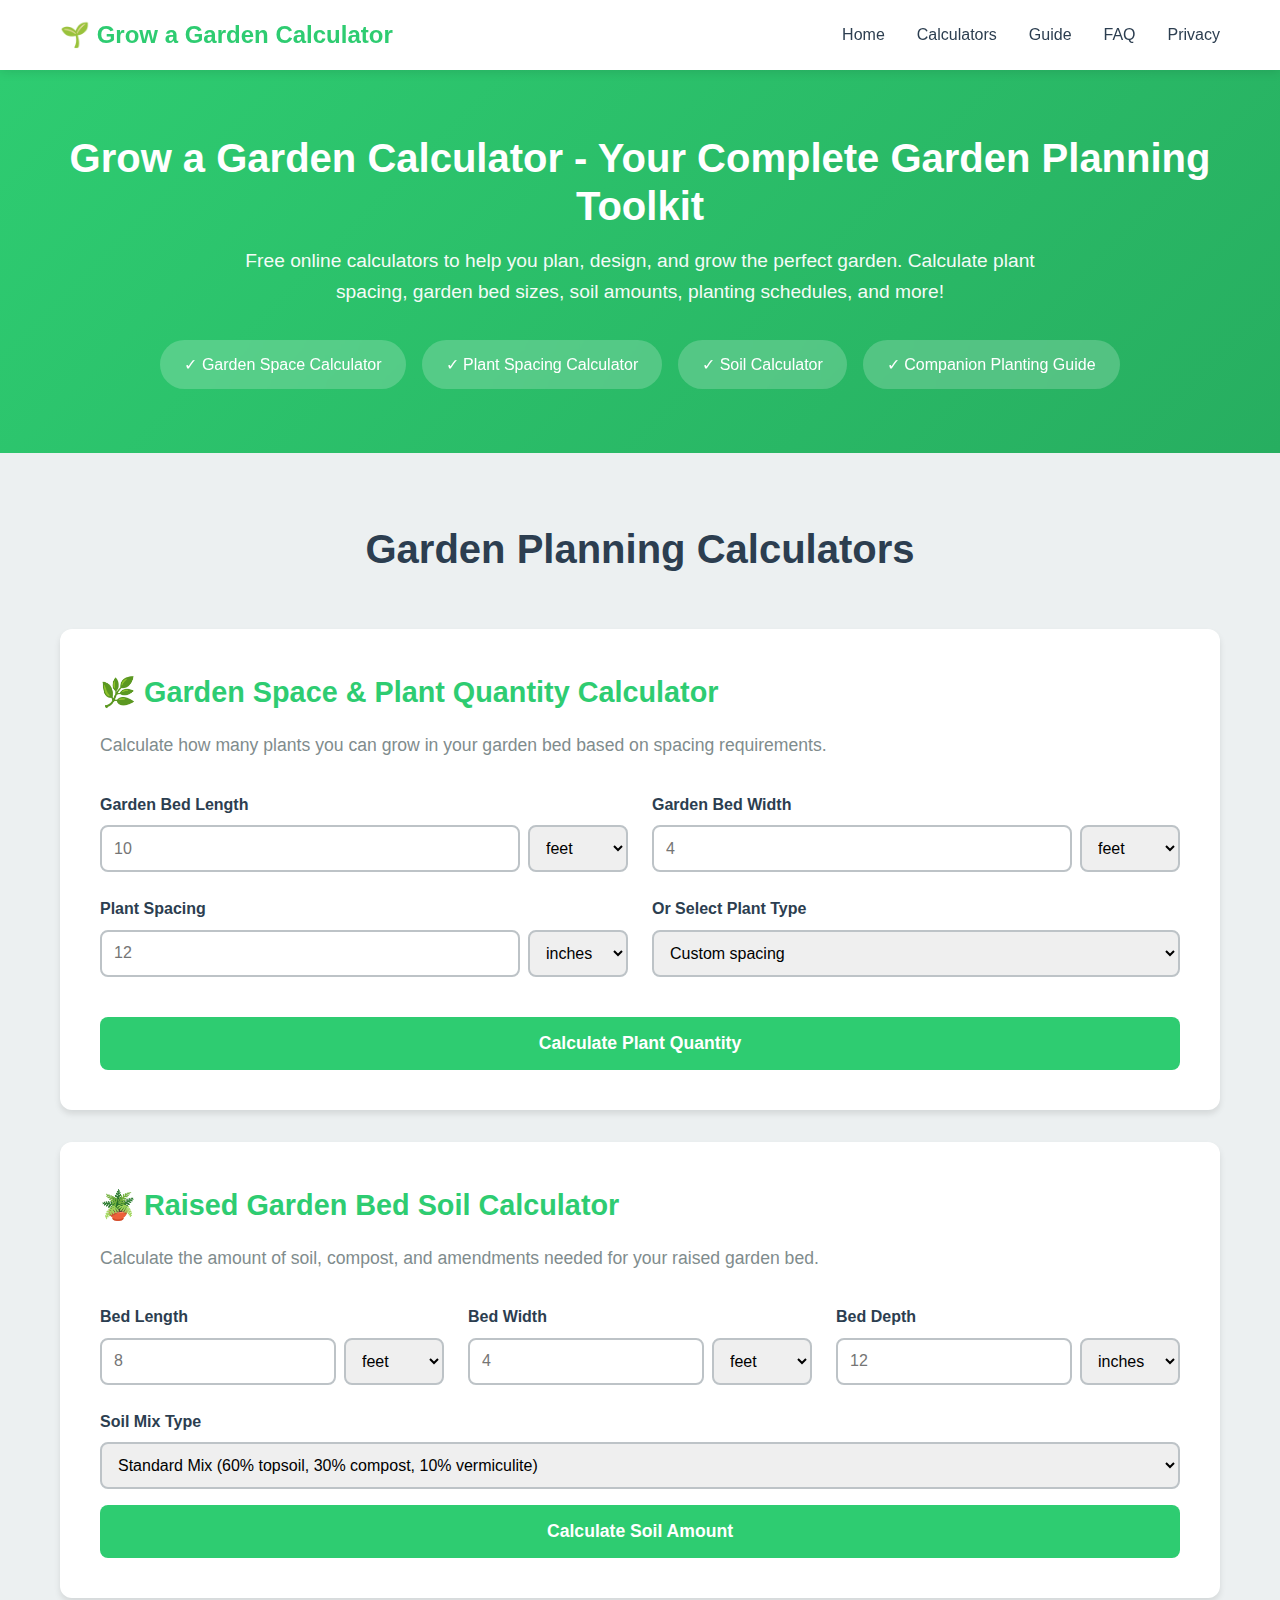
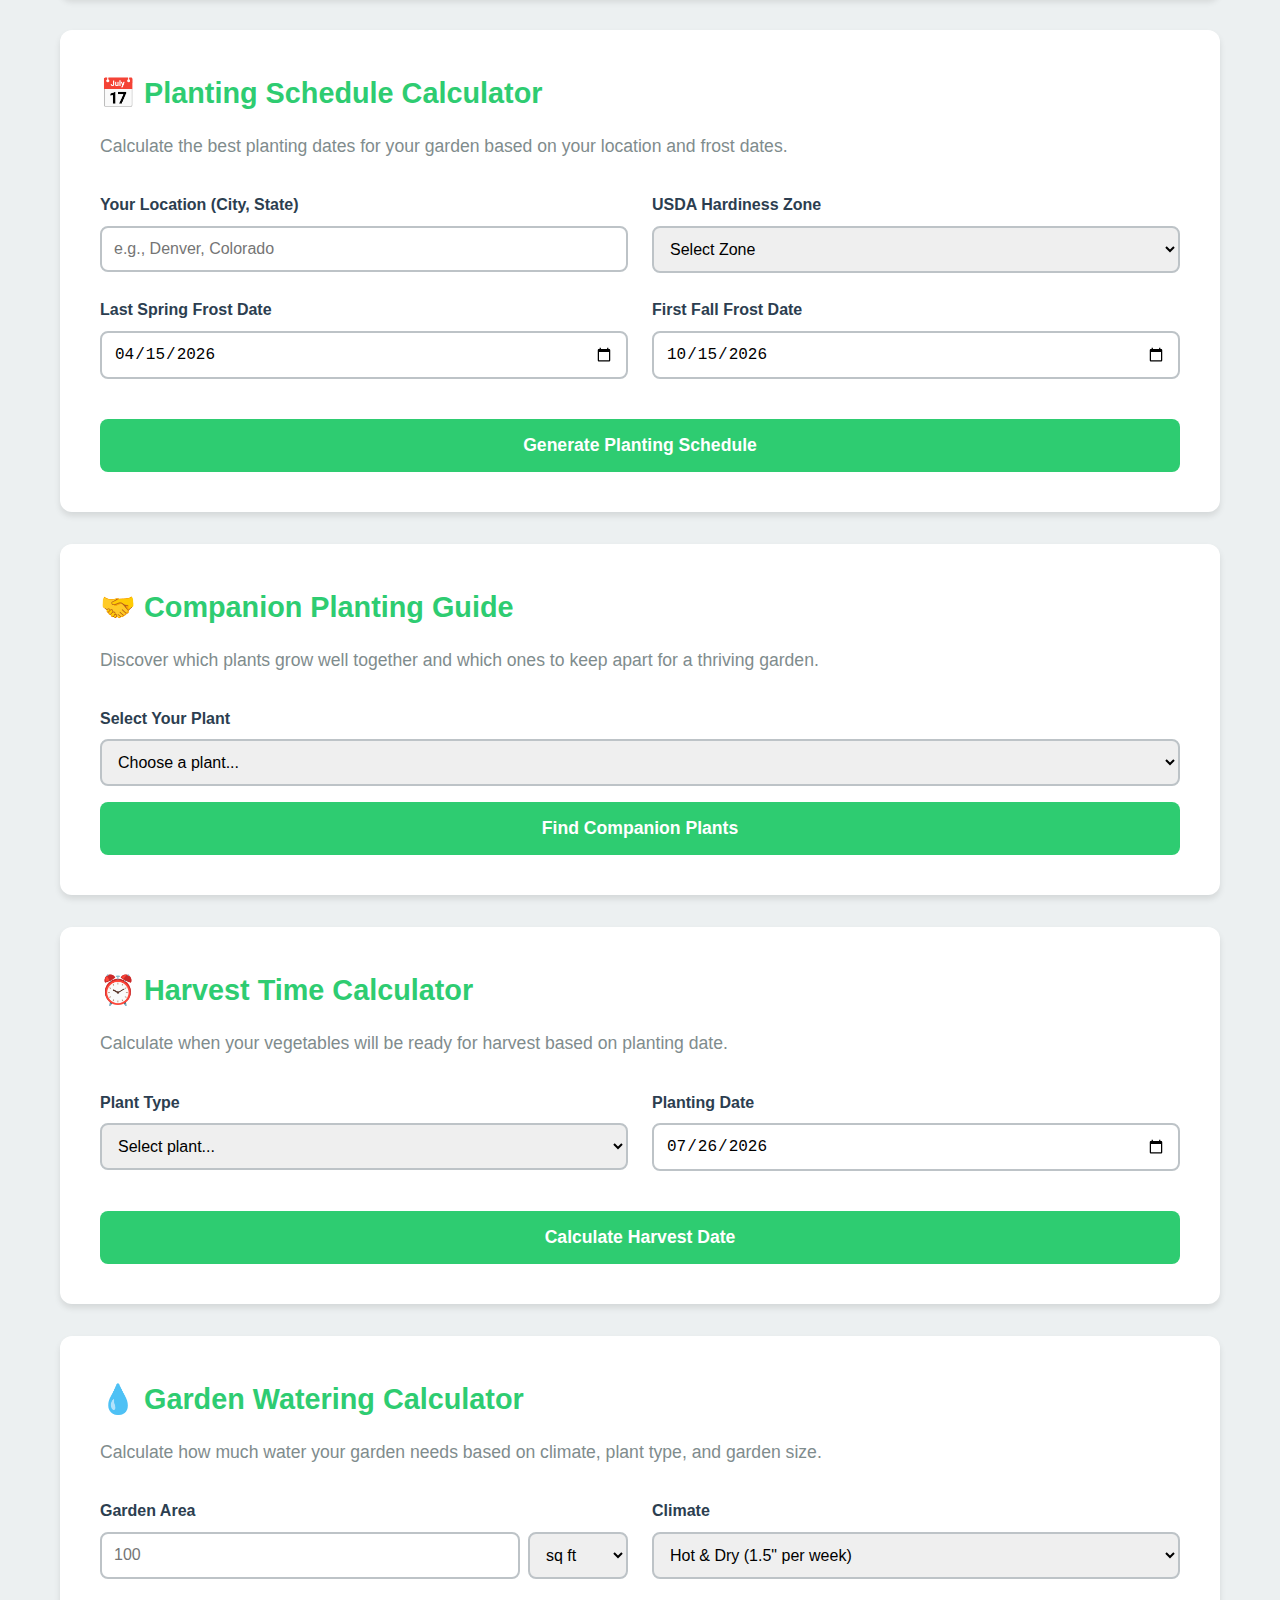
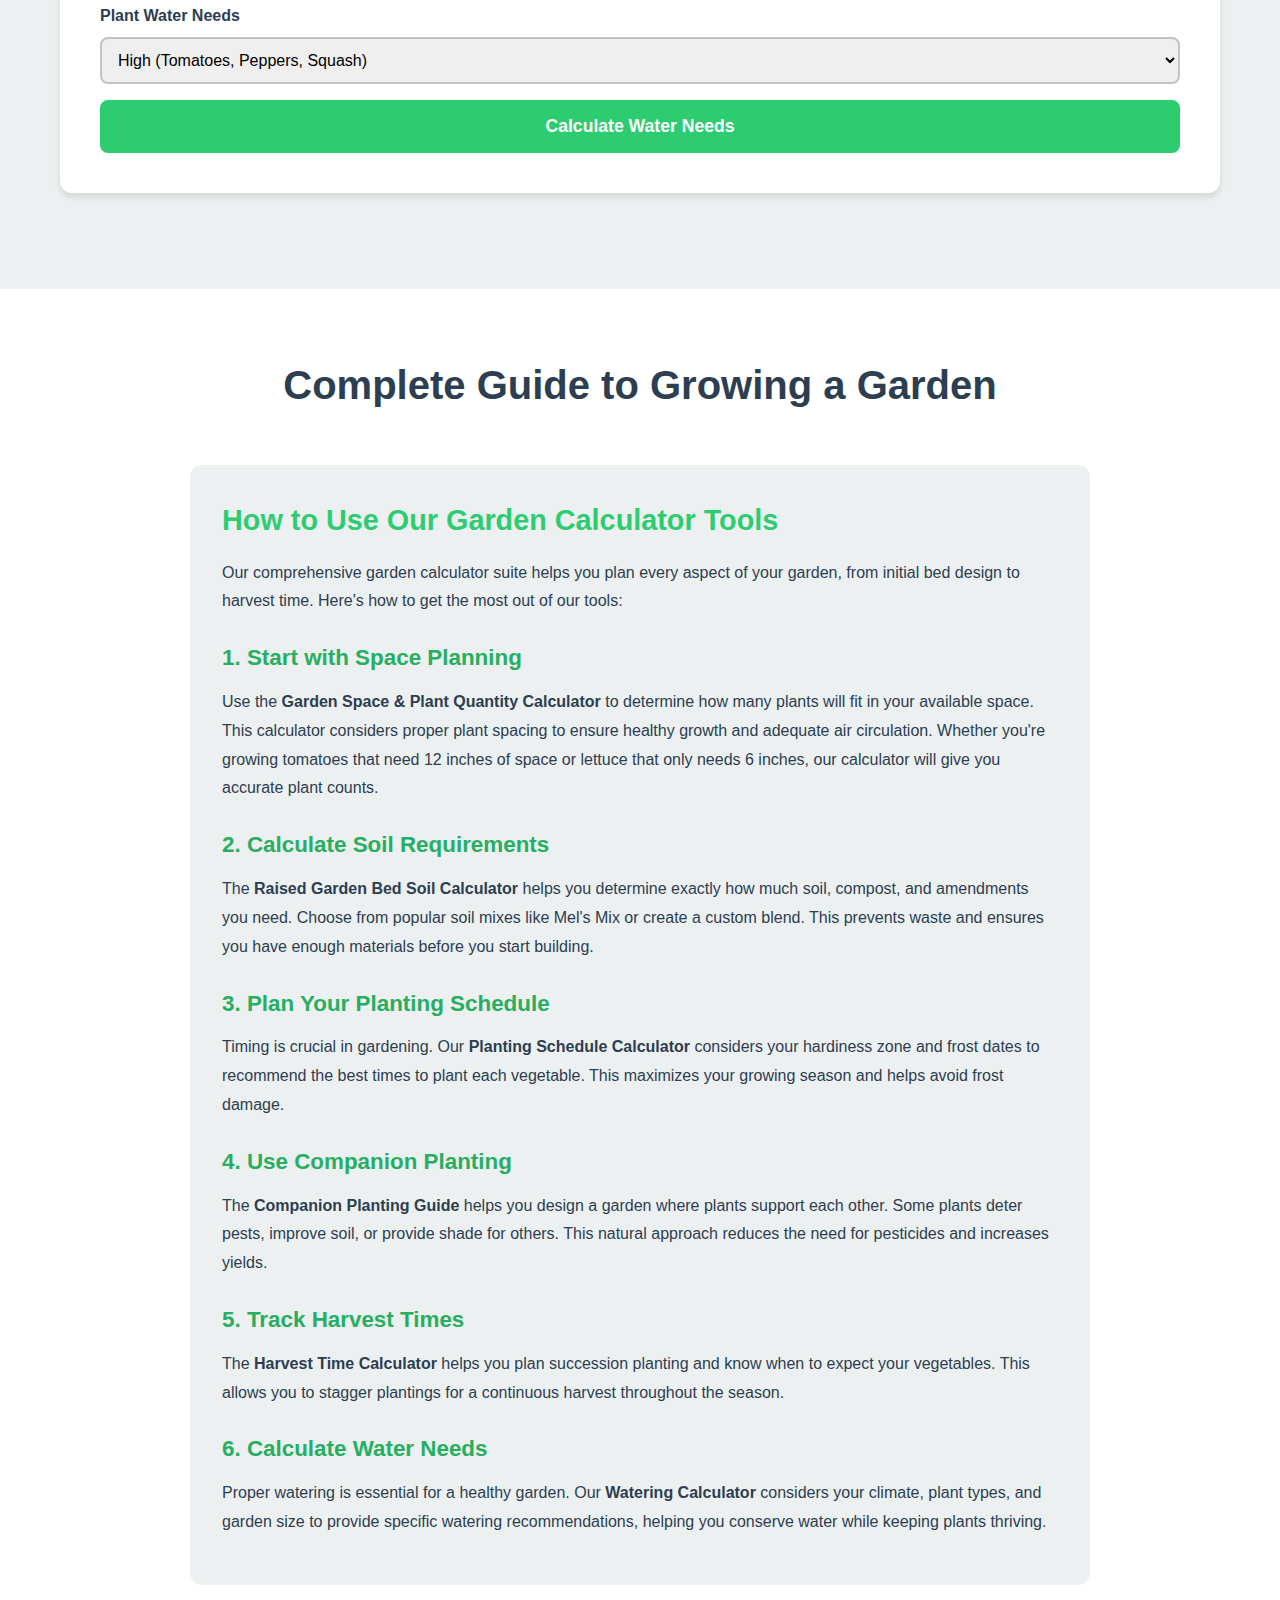
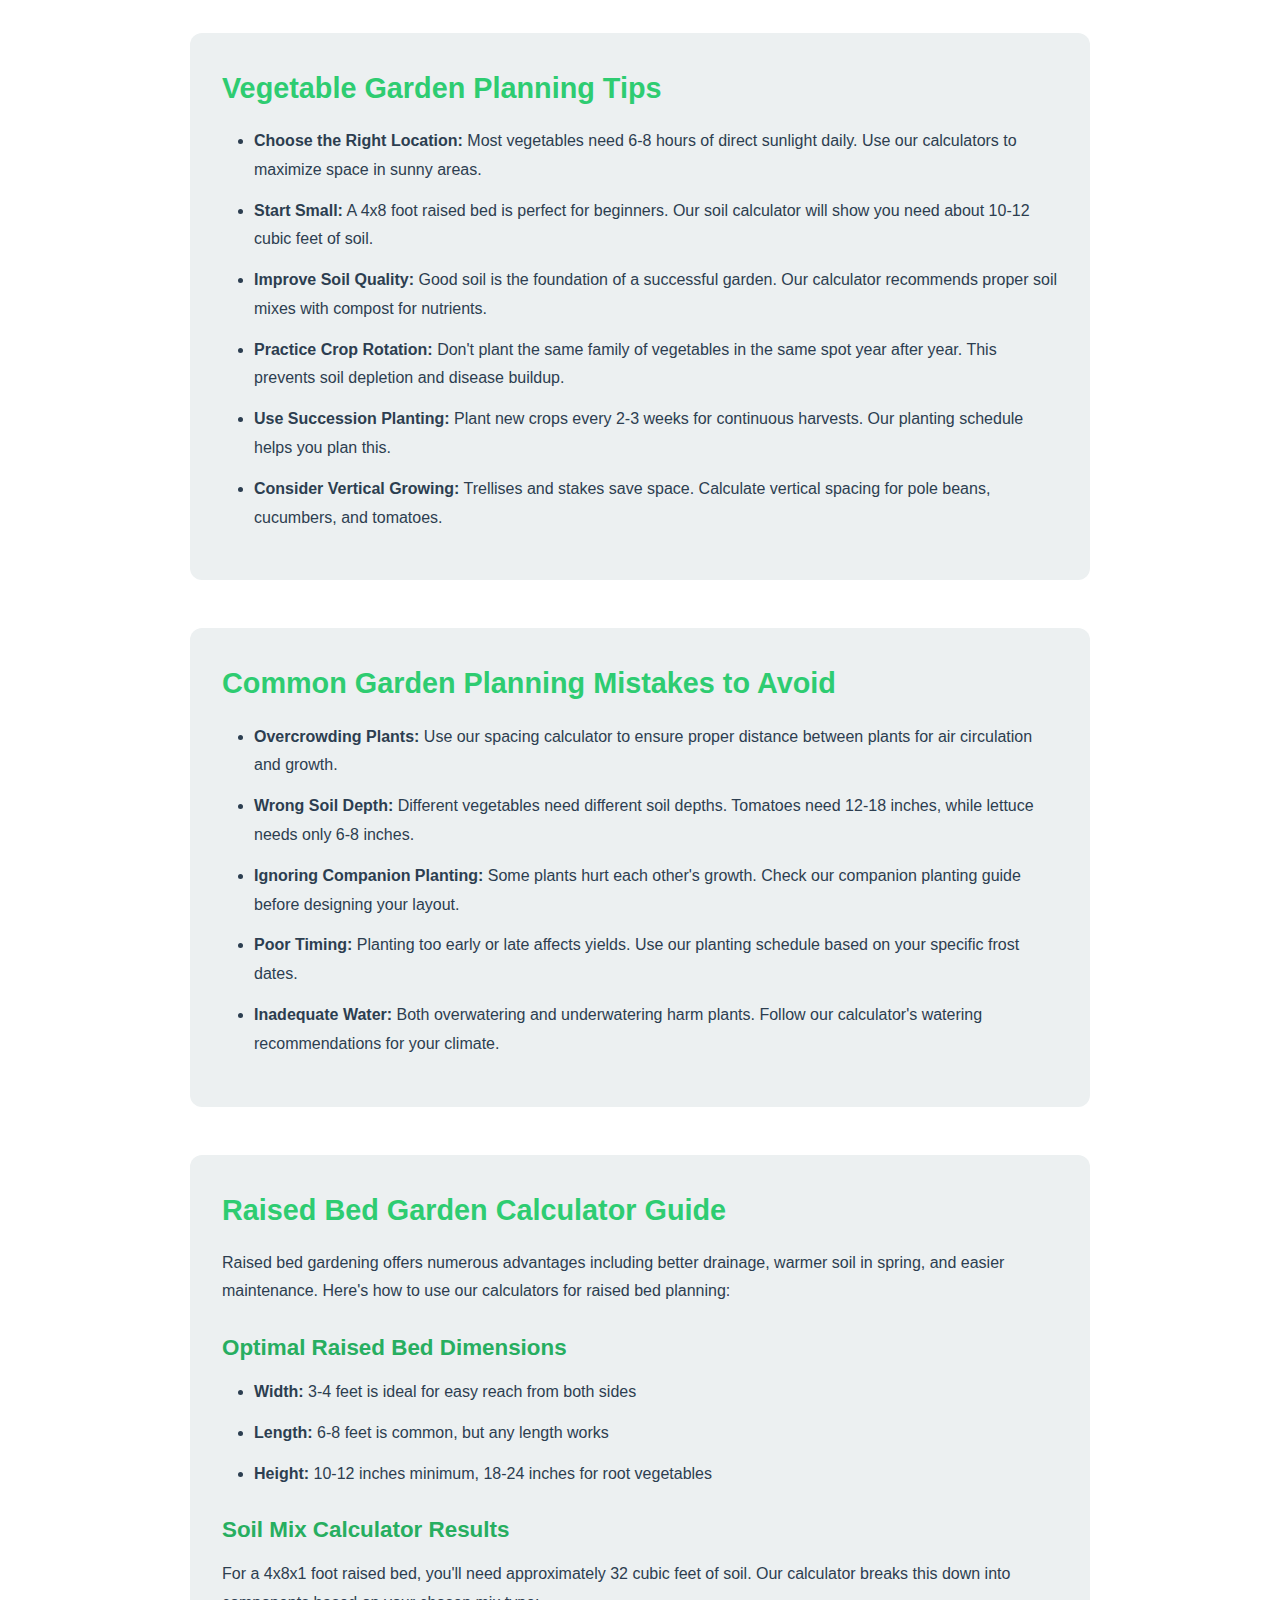
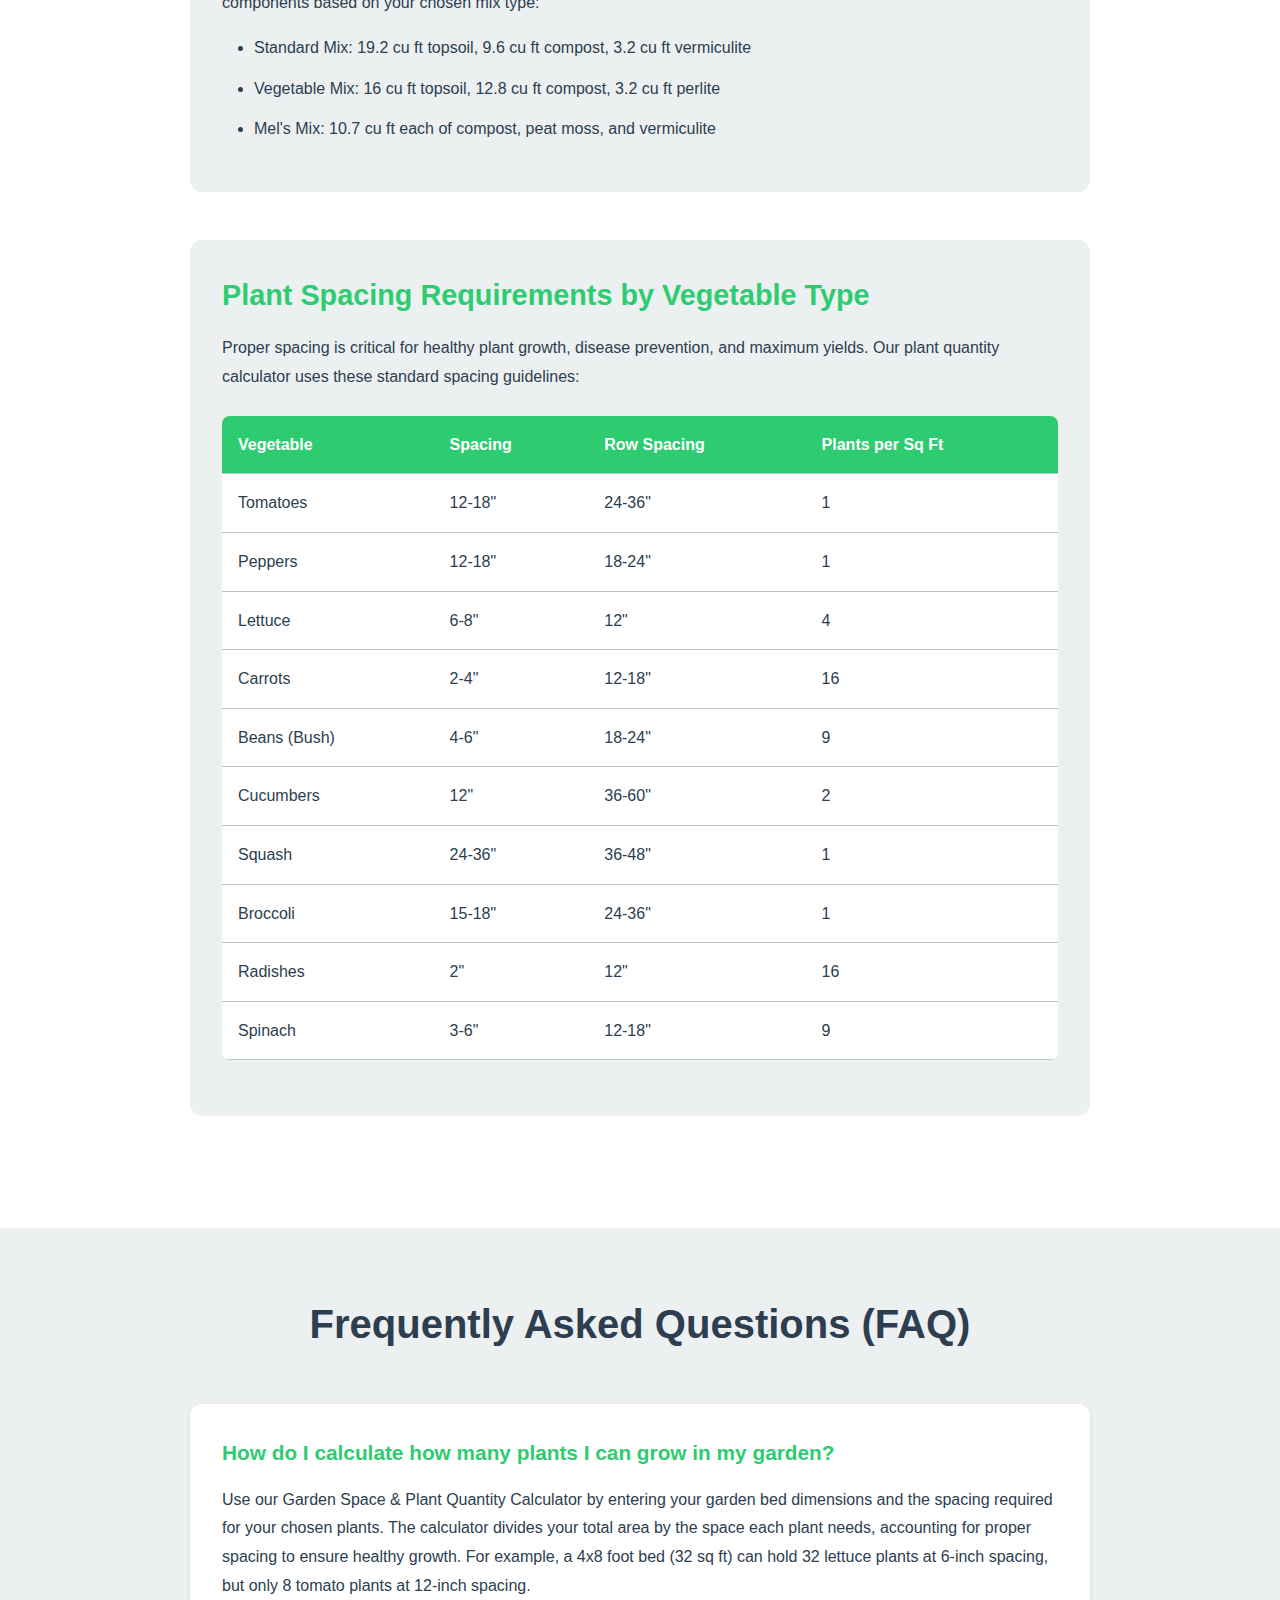
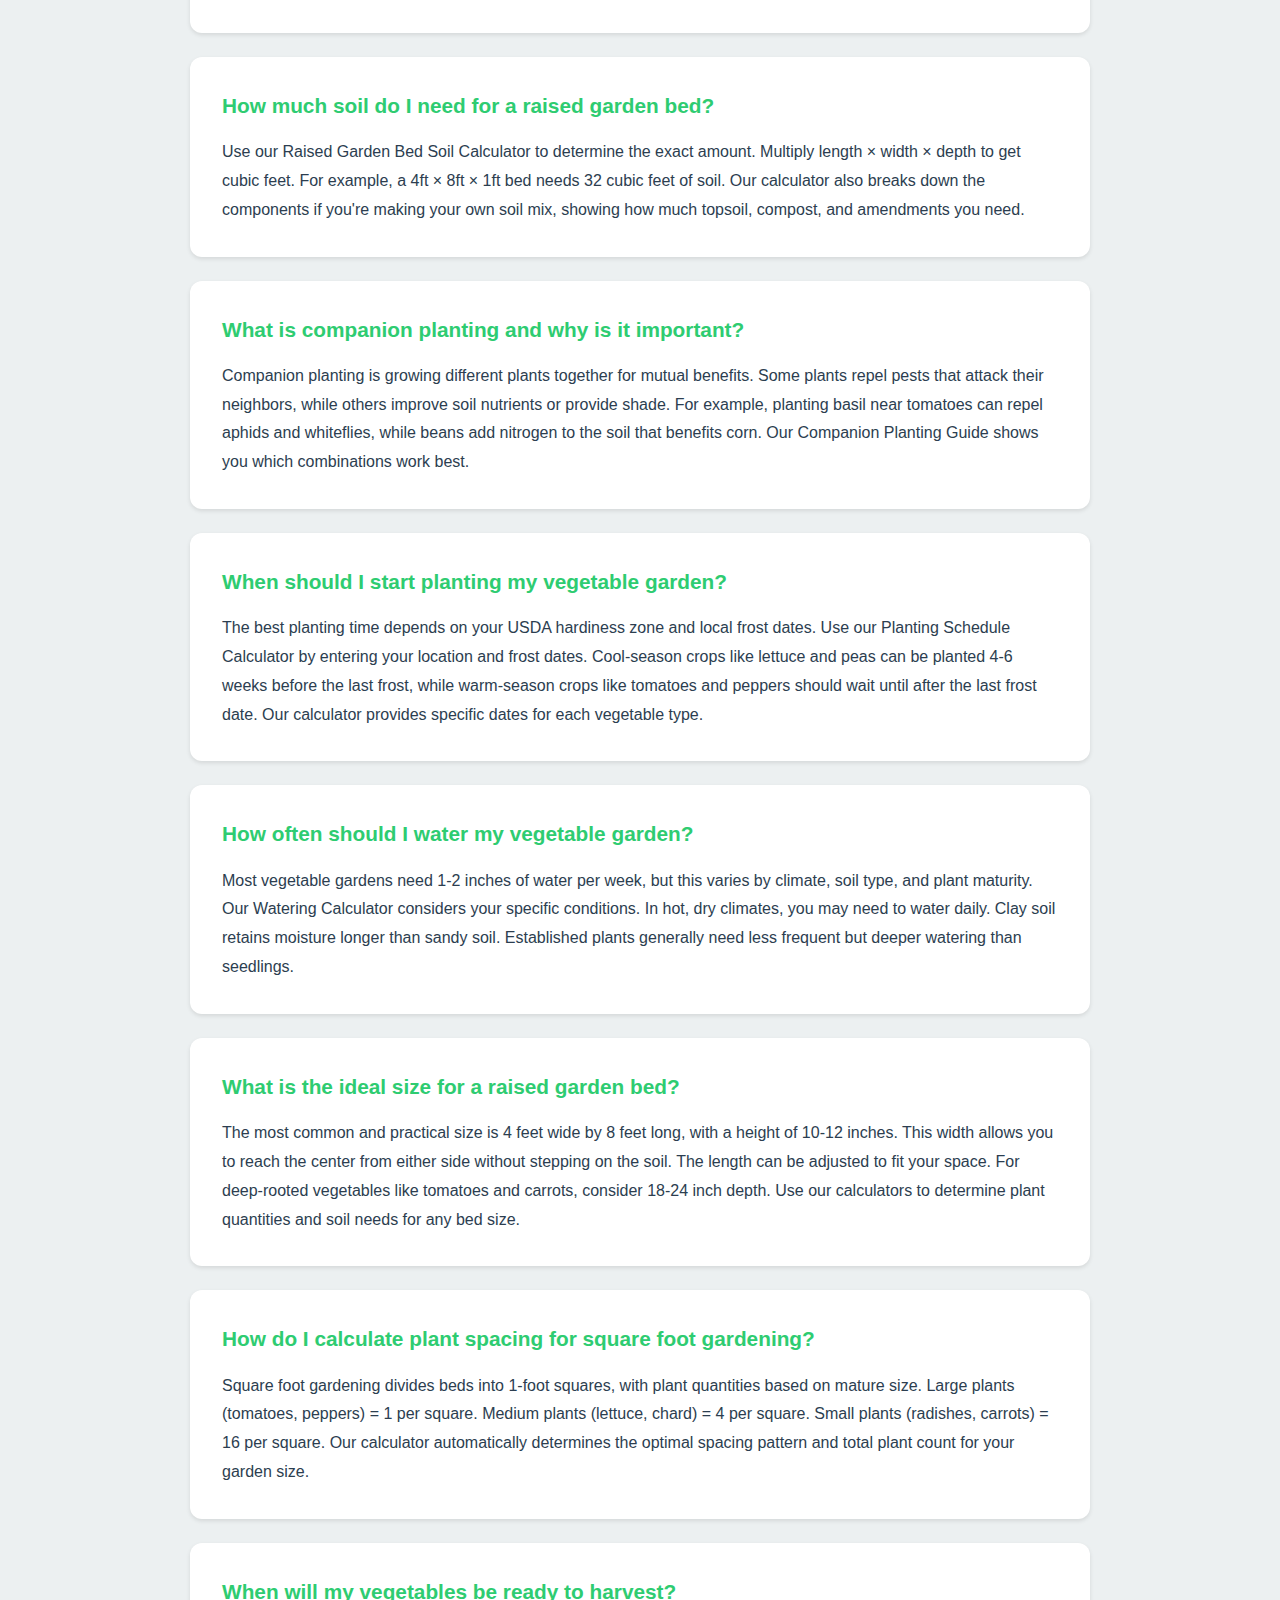
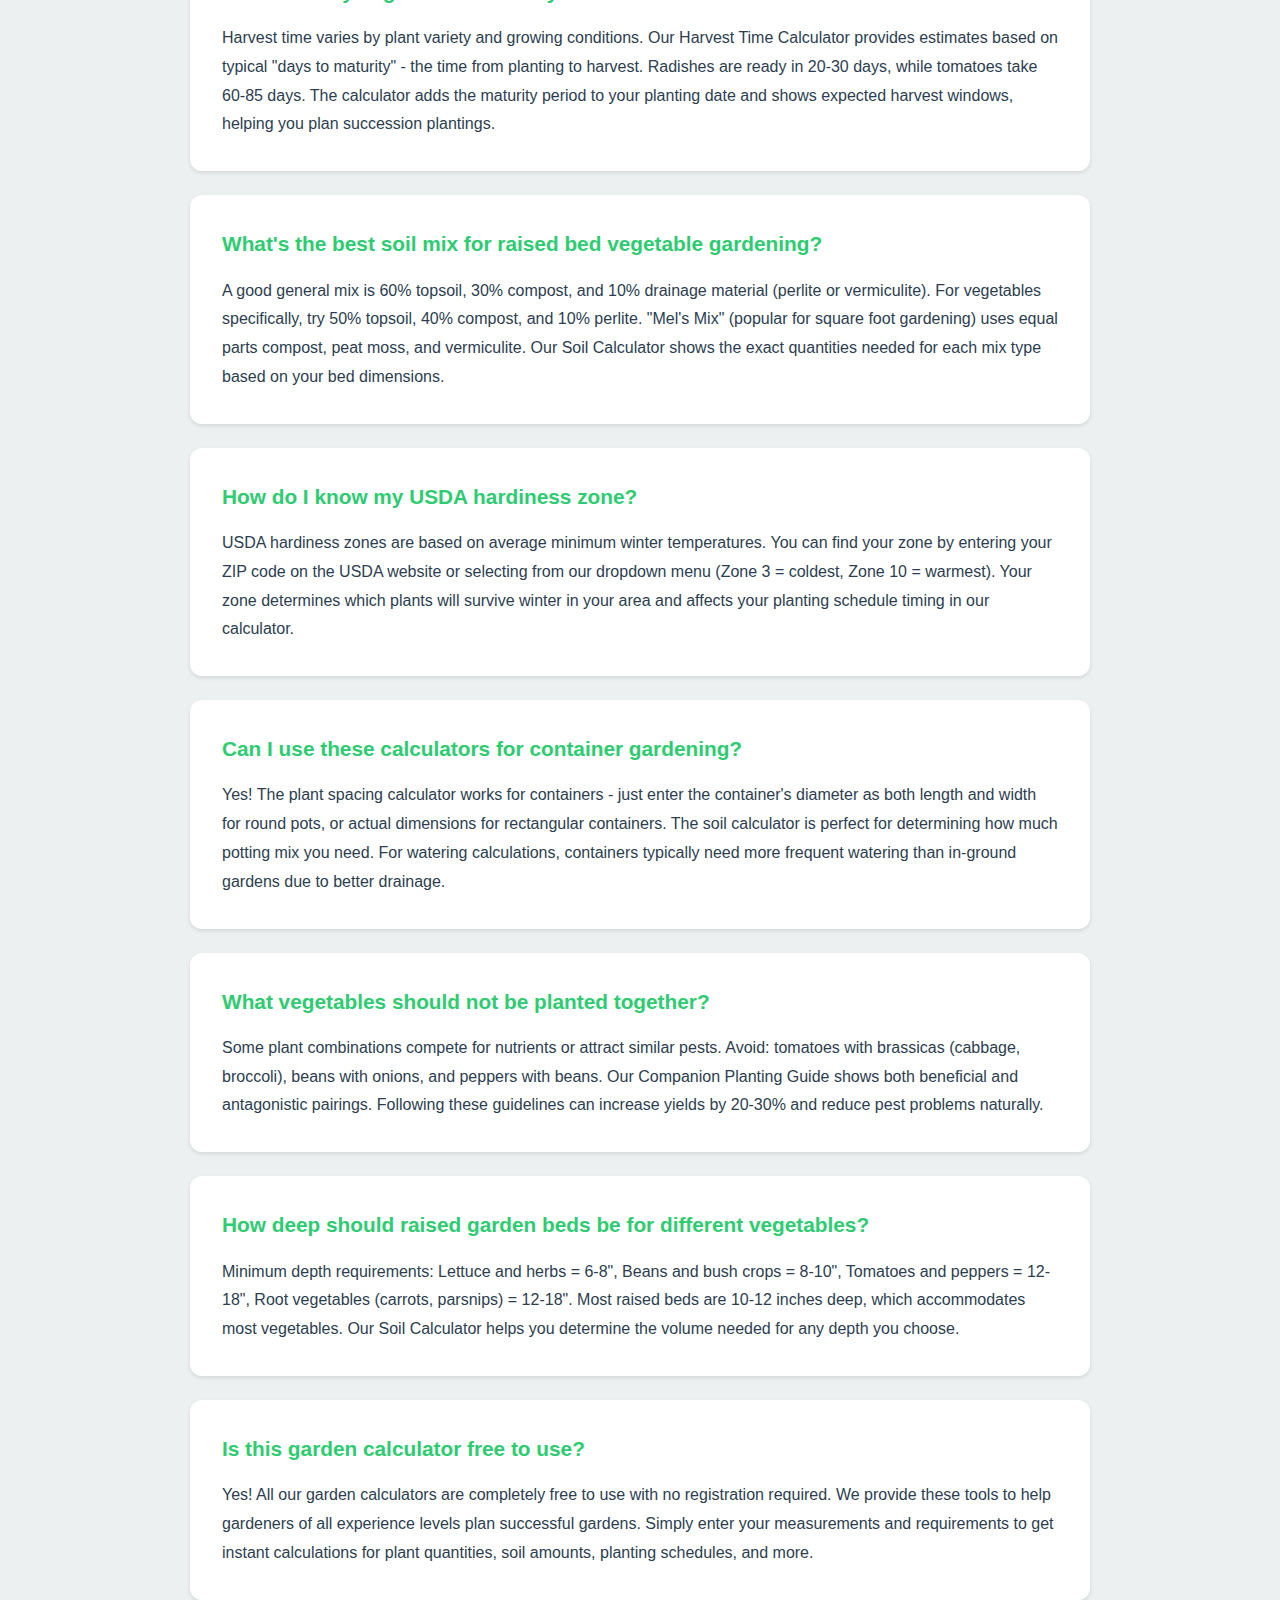
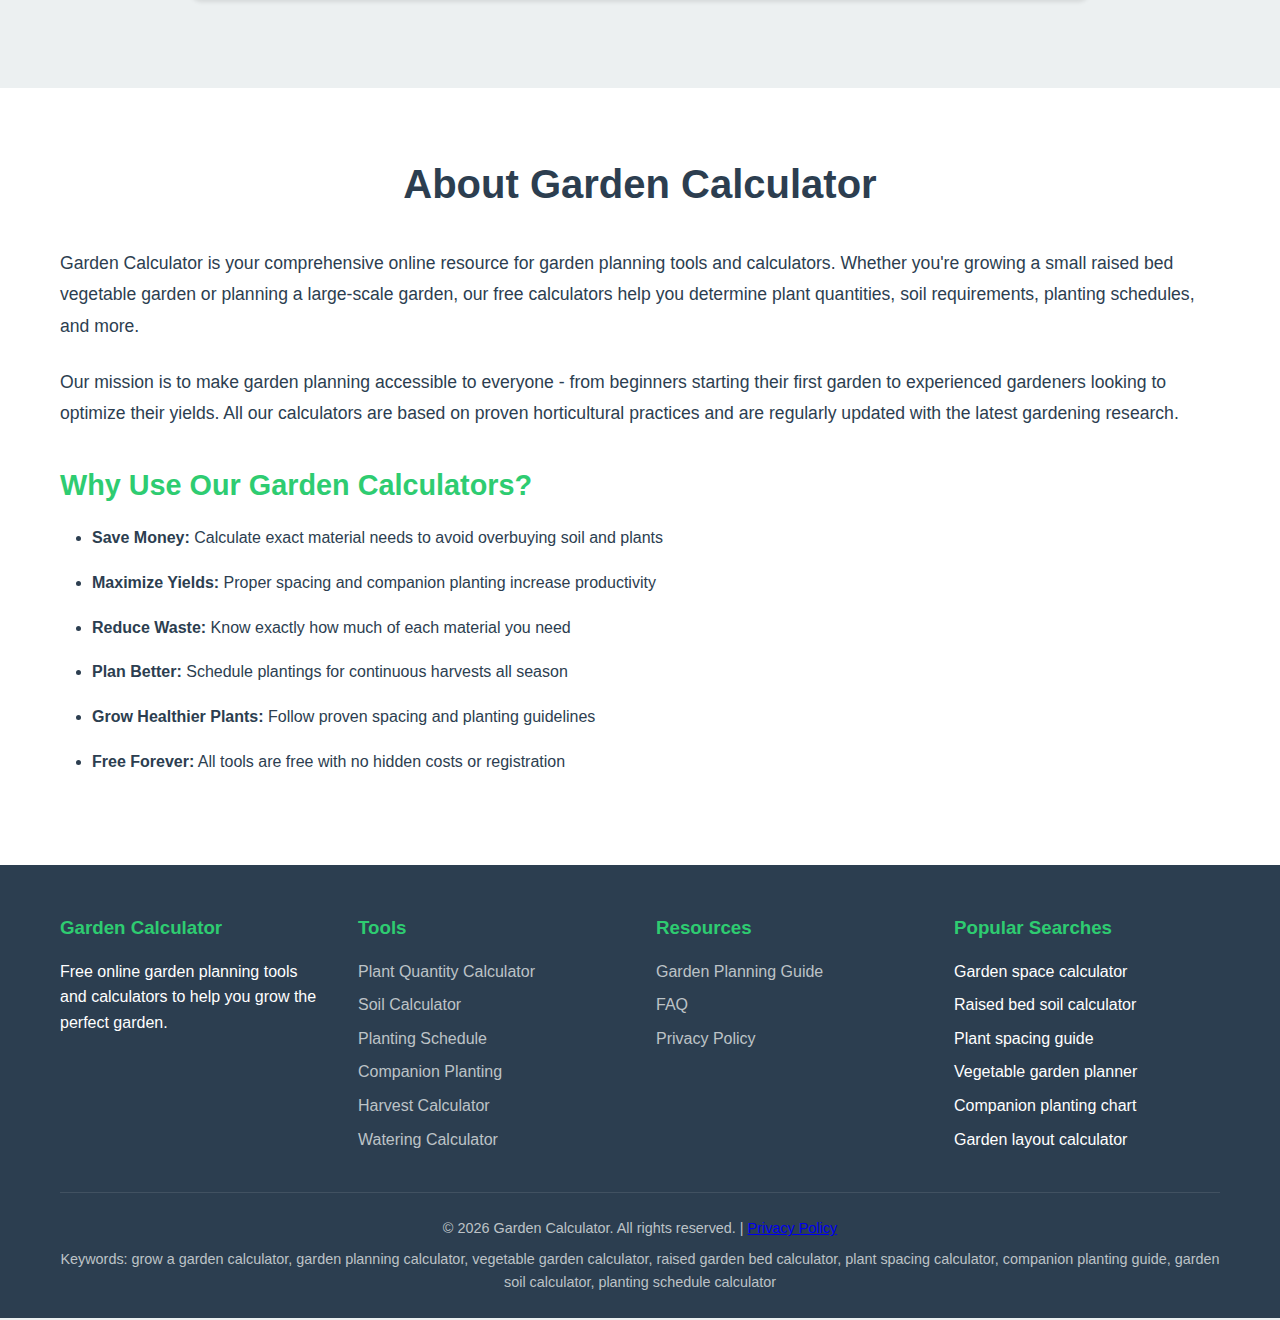
<file: index.html>
<!DOCTYPE html>
<html lang="en">
<head>
    <meta charset="UTF-8">
    <meta name="viewport" content="width=device-width, initial-scale=1.0">
    <meta name="description" content="Free garden calculator tools to plan your vegetable garden, calculate plant spacing, garden bed size, soil amount, companion planting guide, and planting schedule. Grow a successful garden with our comprehensive calculators.">
    <meta name="keywords" content="grow a garden calculator, garden planning calculator, vegetable garden calculator, garden space calculator, plant spacing calculator, garden bed calculator, raised garden bed calculator, companion planting, planting schedule calculator, garden soil calculator, garden layout planner">
    <meta name="author" content="Garden Calculator">
    <meta property="og:title" content="Grow a Garden Calculator - Complete Garden Planning Tools">
    <meta property="og:description" content="Free garden calculator tools for planning, spacing, soil, and planting schedules. Everything you need to grow a successful garden.">
    <meta property="og:type" content="website">
    <meta property="og:url" content="https://gardencalculator.shop">
    <title>Grow a Garden Calculator - Free Garden Planning Tools & Calculators</title>
    <link rel="canonical" href="https://gardencalculator.shop">
    <link rel="stylesheet" href="styles.css">
    <script type="application/ld+json">
    {
        "@context": "https://schema.org",
        "@type": "WebApplication",
        "name": "Grow a Garden Calculator",
        "description": "Comprehensive garden planning calculators and tools",
        "url": "https://gardencalculator.shop",
        "applicationCategory": "UtilityApplication",
        "offers": {
            "@type": "Offer",
            "price": "0",
            "priceCurrency": "USD"
        }
    }
    </script>
</head>
<body>
    <header>
        <nav class="navbar">
            <div class="container">
                <h1 class="logo">🌱 Grow a Garden Calculator</h1>
                <ul class="nav-links">
                    <li><a href="#home">Home</a></li>
                    <li><a href="#calculators">Calculators</a></li>
                    <li><a href="#guide">Guide</a></li>
                    <li><a href="#faq">FAQ</a></li>
                    <li><a href="privacy.html">Privacy</a></li>
                </ul>
            </div>
        </nav>
    </header>

    <main>
        <!-- Hero Section -->
        <section id="home" class="hero">
            <div class="container">
                <h1>Grow a Garden Calculator - Your Complete Garden Planning Toolkit</h1>
                <p class="hero-subtitle">Free online calculators to help you plan, design, and grow the perfect garden. Calculate plant spacing, garden bed sizes, soil amounts, planting schedules, and more!</p>
                <div class="hero-features">
                    <div class="feature-badge">✓ Garden Space Calculator</div>
                    <div class="feature-badge">✓ Plant Spacing Calculator</div>
                    <div class="feature-badge">✓ Soil Calculator</div>
                    <div class="feature-badge">✓ Companion Planting Guide</div>
                </div>
            </div>
        </section>

        <!-- Calculator Section -->
        <section id="calculators" class="calculators-section">
            <div class="container">
                <h2>Garden Planning Calculators</h2>
                
                <!-- Garden Space & Plant Quantity Calculator -->
                <div class="calculator-card">
                    <h3>🌿 Garden Space & Plant Quantity Calculator</h3>
                    <p>Calculate how many plants you can grow in your garden bed based on spacing requirements.</p>
                    
                    <div class="calculator-form">
                        <div class="form-row">
                            <div class="form-group">
                                <label for="garden-length">Garden Bed Length</label>
                                <div class="input-group">
                                    <input type="number" id="garden-length" min="0" step="0.1" placeholder="10">
                                    <select id="length-unit">
                                        <option value="feet">feet</option>
                                        <option value="meters">meters</option>
                                        <option value="inches">inches</option>
                                    </select>
                                </div>
                            </div>
                            <div class="form-group">
                                <label for="garden-width">Garden Bed Width</label>
                                <div class="input-group">
                                    <input type="number" id="garden-width" min="0" step="0.1" placeholder="4">
                                    <select id="width-unit">
                                        <option value="feet">feet</option>
                                        <option value="meters">meters</option>
                                        <option value="inches">inches</option>
                                    </select>
                                </div>
                            </div>
                        </div>
                        
                        <div class="form-row">
                            <div class="form-group">
                                <label for="plant-spacing">Plant Spacing</label>
                                <div class="input-group">
                                    <input type="number" id="plant-spacing" min="0" step="0.1" placeholder="12">
                                    <select id="spacing-unit">
                                        <option value="inches">inches</option>
                                        <option value="feet">feet</option>
                                        <option value="cm">cm</option>
                                    </select>
                                </div>
                            </div>
                            <div class="form-group">
                                <label for="plant-type-spacing">Or Select Plant Type</label>
                                <select id="plant-type-spacing">
                                    <option value="">Custom spacing</option>
                                    <option value="6">Lettuce (6")</option>
                                    <option value="12">Tomatoes (12")</option>
                                    <option value="18">Peppers (18")</option>
                                    <option value="24">Squash (24")</option>
                                    <option value="36">Pumpkins (36")</option>
                                    <option value="4">Carrots (4")</option>
                                    <option value="8">Beans (8")</option>
                                    <option value="12">Cucumbers (12")</option>
                                    <option value="15">Broccoli (15")</option>
                                    <option value="18">Cabbage (18")</option>
                                </select>
                            </div>
                        </div>
                        
                        <button onclick="calculatePlantQuantity()" class="btn-primary">Calculate Plant Quantity</button>
                        
                        <div id="plant-quantity-result" class="result-box" style="display:none;">
                            <h4>Results:</h4>
                            <div class="result-content"></div>
                        </div>
                    </div>
                </div>

                <!-- Raised Garden Bed Soil Calculator -->
                <div class="calculator-card">
                    <h3>🪴 Raised Garden Bed Soil Calculator</h3>
                    <p>Calculate the amount of soil, compost, and amendments needed for your raised garden bed.</p>
                    
                    <div class="calculator-form">
                        <div class="form-row">
                            <div class="form-group">
                                <label for="bed-length">Bed Length</label>
                                <div class="input-group">
                                    <input type="number" id="bed-length" min="0" step="0.1" placeholder="8">
                                    <select id="bed-length-unit">
                                        <option value="feet">feet</option>
                                        <option value="meters">meters</option>
                                    </select>
                                </div>
                            </div>
                            <div class="form-group">
                                <label for="bed-width">Bed Width</label>
                                <div class="input-group">
                                    <input type="number" id="bed-width" min="0" step="0.1" placeholder="4">
                                    <select id="bed-width-unit">
                                        <option value="feet">feet</option>
                                        <option value="meters">meters</option>
                                    </select>
                                </div>
                            </div>
                            <div class="form-group">
                                <label for="bed-depth">Bed Depth</label>
                                <div class="input-group">
                                    <input type="number" id="bed-depth" min="0" step="0.1" placeholder="12">
                                    <select id="bed-depth-unit">
                                        <option value="inches">inches</option>
                                        <option value="feet">feet</option>
                                        <option value="cm">cm</option>
                                    </select>
                                </div>
                            </div>
                        </div>
                        
                        <div class="form-group">
                            <label for="soil-mix">Soil Mix Type</label>
                            <select id="soil-mix">
                                <option value="standard">Standard Mix (60% topsoil, 30% compost, 10% vermiculite)</option>
                                <option value="veggie">Vegetable Garden Mix (50% topsoil, 40% compost, 10% perlite)</option>
                                <option value="mel">Mel's Mix (1/3 compost, 1/3 peat moss, 1/3 vermiculite)</option>
                                <option value="custom">Custom Mix</option>
                            </select>
                        </div>
                        
                        <button onclick="calculateSoil()" class="btn-primary">Calculate Soil Amount</button>
                        
                        <div id="soil-result" class="result-box" style="display:none;">
                            <h4>Results:</h4>
                            <div class="result-content"></div>
                        </div>
                    </div>
                </div>

                <!-- Planting Schedule Calculator -->
                <div class="calculator-card">
                    <h3>📅 Planting Schedule Calculator</h3>
                    <p>Calculate the best planting dates for your garden based on your location and frost dates.</p>
                    
                    <div class="calculator-form">
                        <div class="form-row">
                            <div class="form-group">
                                <label for="location">Your Location (City, State)</label>
                                <input type="text" id="location" placeholder="e.g., Denver, Colorado">
                            </div>
                            <div class="form-group">
                                <label for="hardiness-zone">USDA Hardiness Zone</label>
                                <select id="hardiness-zone">
                                    <option value="">Select Zone</option>
                                    <option value="3">Zone 3 (-40°F to -30°F)</option>
                                    <option value="4">Zone 4 (-30°F to -20°F)</option>
                                    <option value="5">Zone 5 (-20°F to -10°F)</option>
                                    <option value="6">Zone 6 (-10°F to 0°F)</option>
                                    <option value="7">Zone 7 (0°F to 10°F)</option>
                                    <option value="8">Zone 8 (10°F to 20°F)</option>
                                    <option value="9">Zone 9 (20°F to 30°F)</option>
                                    <option value="10">Zone 10 (30°F to 40°F)</option>
                                </select>
                            </div>
                        </div>
                        
                        <div class="form-row">
                            <div class="form-group">
                                <label for="last-frost">Last Spring Frost Date</label>
                                <input type="date" id="last-frost">
                            </div>
                            <div class="form-group">
                                <label for="first-frost">First Fall Frost Date</label>
                                <input type="date" id="first-frost">
                            </div>
                        </div>
                        
                        <button onclick="calculatePlantingSchedule()" class="btn-primary">Generate Planting Schedule</button>
                        
                        <div id="schedule-result" class="result-box" style="display:none;">
                            <h4>Your Personalized Planting Schedule:</h4>
                            <div class="result-content"></div>
                        </div>
                    </div>
                </div>

                <!-- Companion Planting Calculator -->
                <div class="calculator-card">
                    <h3>🤝 Companion Planting Guide</h3>
                    <p>Discover which plants grow well together and which ones to keep apart for a thriving garden.</p>
                    
                    <div class="calculator-form">
                        <div class="form-group">
                            <label for="main-plant">Select Your Plant</label>
                            <select id="main-plant">
                                <option value="">Choose a plant...</option>
                                <option value="tomatoes">Tomatoes</option>
                                <option value="peppers">Peppers</option>
                                <option value="lettuce">Lettuce</option>
                                <option value="carrots">Carrots</option>
                                <option value="beans">Beans</option>
                                <option value="peas">Peas</option>
                                <option value="cucumbers">Cucumbers</option>
                                <option value="squash">Squash</option>
                                <option value="corn">Corn</option>
                                <option value="broccoli">Broccoli</option>
                                <option value="cabbage">Cabbage</option>
                                <option value="onions">Onions</option>
                                <option value="garlic">Garlic</option>
                                <option value="spinach">Spinach</option>
                                <option value="radishes">Radishes</option>
                            </select>
                        </div>
                        
                        <button onclick="showCompanionPlants()" class="btn-primary">Find Companion Plants</button>
                        
                        <div id="companion-result" class="result-box" style="display:none;">
                            <div class="result-content"></div>
                        </div>
                    </div>
                </div>

                <!-- Harvest Time Calculator -->
                <div class="calculator-card">
                    <h3>⏰ Harvest Time Calculator</h3>
                    <p>Calculate when your vegetables will be ready for harvest based on planting date.</p>
                    
                    <div class="calculator-form">
                        <div class="form-row">
                            <div class="form-group">
                                <label for="plant-variety">Plant Type</label>
                                <select id="plant-variety">
                                    <option value="">Select plant...</option>
                                    <option value="tomatoes">Tomatoes (60-85 days)</option>
                                    <option value="peppers">Peppers (60-90 days)</option>
                                    <option value="lettuce">Lettuce (30-60 days)</option>
                                    <option value="carrots">Carrots (50-80 days)</option>
                                    <option value="beans">Beans (50-60 days)</option>
                                    <option value="peas">Peas (50-70 days)</option>
                                    <option value="cucumbers">Cucumbers (50-70 days)</option>
                                    <option value="squash">Squash (45-60 days)</option>
                                    <option value="corn">Corn (60-100 days)</option>
                                    <option value="broccoli">Broccoli (50-70 days)</option>
                                    <option value="cabbage">Cabbage (60-105 days)</option>
                                    <option value="radishes">Radishes (20-30 days)</option>
                                    <option value="spinach">Spinach (40-50 days)</option>
                                    <option value="zucchini">Zucchini (35-55 days)</option>
                                </select>
                            </div>
                            <div class="form-group">
                                <label for="planting-date">Planting Date</label>
                                <input type="date" id="planting-date">
                            </div>
                        </div>
                        
                        <button onclick="calculateHarvestTime()" class="btn-primary">Calculate Harvest Date</button>
                        
                        <div id="harvest-result" class="result-box" style="display:none;">
                            <h4>Harvest Information:</h4>
                            <div class="result-content"></div>
                        </div>
                    </div>
                </div>

                <!-- Watering Calculator -->
                <div class="calculator-card">
                    <h3>💧 Garden Watering Calculator</h3>
                    <p>Calculate how much water your garden needs based on climate, plant type, and garden size.</p>
                    
                    <div class="calculator-form">
                        <div class="form-row">
                            <div class="form-group">
                                <label for="garden-area">Garden Area</label>
                                <div class="input-group">
                                    <input type="number" id="garden-area" min="0" step="0.1" placeholder="100">
                                    <select id="area-unit">
                                        <option value="sqft">sq ft</option>
                                        <option value="sqm">sq m</option>
                                    </select>
                                </div>
                            </div>
                            <div class="form-group">
                                <label for="climate">Climate</label>
                                <select id="climate">
                                    <option value="hot-dry">Hot & Dry (1.5" per week)</option>
                                    <option value="warm">Warm (1.0" per week)</option>
                                    <option value="moderate">Moderate (0.75" per week)</option>
                                    <option value="cool">Cool (0.5" per week)</option>
                                </select>
                            </div>
                        </div>
                        
                        <div class="form-group">
                            <label for="plant-water-need">Plant Water Needs</label>
                            <select id="plant-water-need">
                                <option value="high">High (Tomatoes, Peppers, Squash)</option>
                                <option value="medium">Medium (Beans, Lettuce, Broccoli)</option>
                                <option value="low">Low (Herbs, Root Vegetables)</option>
                            </select>
                        </div>
                        
                        <button onclick="calculateWatering()" class="btn-primary">Calculate Water Needs</button>
                        
                        <div id="watering-result" class="result-box" style="display:none;">
                            <h4>Watering Recommendations:</h4>
                            <div class="result-content"></div>
                        </div>
                    </div>
                </div>
            </div>
        </section>

        <!-- Garden Planning Guide -->
        <section id="guide" class="guide-section">
            <div class="container">
                <h2>Complete Guide to Growing a Garden</h2>
                
                <div class="guide-content">
                    <article class="guide-article">
                        <h3>How to Use Our Garden Calculator Tools</h3>
                        <p>Our comprehensive garden calculator suite helps you plan every aspect of your garden, from initial bed design to harvest time. Here's how to get the most out of our tools:</p>
                        
                        <h4>1. Start with Space Planning</h4>
                        <p>Use the <strong>Garden Space & Plant Quantity Calculator</strong> to determine how many plants will fit in your available space. This calculator considers proper plant spacing to ensure healthy growth and adequate air circulation. Whether you're growing tomatoes that need 12 inches of space or lettuce that only needs 6 inches, our calculator will give you accurate plant counts.</p>
                        
                        <h4>2. Calculate Soil Requirements</h4>
                        <p>The <strong>Raised Garden Bed Soil Calculator</strong> helps you determine exactly how much soil, compost, and amendments you need. Choose from popular soil mixes like Mel's Mix or create a custom blend. This prevents waste and ensures you have enough materials before you start building.</p>
                        
                        <h4>3. Plan Your Planting Schedule</h4>
                        <p>Timing is crucial in gardening. Our <strong>Planting Schedule Calculator</strong> considers your hardiness zone and frost dates to recommend the best times to plant each vegetable. This maximizes your growing season and helps avoid frost damage.</p>
                        
                        <h4>4. Use Companion Planting</h4>
                        <p>The <strong>Companion Planting Guide</strong> helps you design a garden where plants support each other. Some plants deter pests, improve soil, or provide shade for others. This natural approach reduces the need for pesticides and increases yields.</p>
                        
                        <h4>5. Track Harvest Times</h4>
                        <p>The <strong>Harvest Time Calculator</strong> helps you plan succession planting and know when to expect your vegetables. This allows you to stagger plantings for a continuous harvest throughout the season.</p>
                        
                        <h4>6. Calculate Water Needs</h4>
                        <p>Proper watering is essential for a healthy garden. Our <strong>Watering Calculator</strong> considers your climate, plant types, and garden size to provide specific watering recommendations, helping you conserve water while keeping plants thriving.</p>
                    </article>
                    
                    <article class="guide-article">
                        <h3>Vegetable Garden Planning Tips</h3>
                        <ul>
                            <li><strong>Choose the Right Location:</strong> Most vegetables need 6-8 hours of direct sunlight daily. Use our calculators to maximize space in sunny areas.</li>
                            <li><strong>Start Small:</strong> A 4x8 foot raised bed is perfect for beginners. Our soil calculator will show you need about 10-12 cubic feet of soil.</li>
                            <li><strong>Improve Soil Quality:</strong> Good soil is the foundation of a successful garden. Our calculator recommends proper soil mixes with compost for nutrients.</li>
                            <li><strong>Practice Crop Rotation:</strong> Don't plant the same family of vegetables in the same spot year after year. This prevents soil depletion and disease buildup.</li>
                            <li><strong>Use Succession Planting:</strong> Plant new crops every 2-3 weeks for continuous harvests. Our planting schedule helps you plan this.</li>
                            <li><strong>Consider Vertical Growing:</strong> Trellises and stakes save space. Calculate vertical spacing for pole beans, cucumbers, and tomatoes.</li>
                        </ul>
                    </article>
                    
                    <article class="guide-article">
                        <h3>Common Garden Planning Mistakes to Avoid</h3>
                        <ul>
                            <li><strong>Overcrowding Plants:</strong> Use our spacing calculator to ensure proper distance between plants for air circulation and growth.</li>
                            <li><strong>Wrong Soil Depth:</strong> Different vegetables need different soil depths. Tomatoes need 12-18 inches, while lettuce needs only 6-8 inches.</li>
                            <li><strong>Ignoring Companion Planting:</strong> Some plants hurt each other's growth. Check our companion planting guide before designing your layout.</li>
                            <li><strong>Poor Timing:</strong> Planting too early or late affects yields. Use our planting schedule based on your specific frost dates.</li>
                            <li><strong>Inadequate Water:</strong> Both overwatering and underwatering harm plants. Follow our calculator's watering recommendations for your climate.</li>
                        </ul>
                    </article>
                    
                    <article class="guide-article">
                        <h3>Raised Bed Garden Calculator Guide</h3>
                        <p>Raised bed gardening offers numerous advantages including better drainage, warmer soil in spring, and easier maintenance. Here's how to use our calculators for raised bed planning:</p>
                        
                        <h4>Optimal Raised Bed Dimensions</h4>
                        <ul>
                            <li><strong>Width:</strong> 3-4 feet is ideal for easy reach from both sides</li>
                            <li><strong>Length:</strong> 6-8 feet is common, but any length works</li>
                            <li><strong>Height:</strong> 10-12 inches minimum, 18-24 inches for root vegetables</li>
                        </ul>
                        
                        <h4>Soil Mix Calculator Results</h4>
                        <p>For a 4x8x1 foot raised bed, you'll need approximately 32 cubic feet of soil. Our calculator breaks this down into components based on your chosen mix type:</p>
                        <ul>
                            <li>Standard Mix: 19.2 cu ft topsoil, 9.6 cu ft compost, 3.2 cu ft vermiculite</li>
                            <li>Vegetable Mix: 16 cu ft topsoil, 12.8 cu ft compost, 3.2 cu ft perlite</li>
                            <li>Mel's Mix: 10.7 cu ft each of compost, peat moss, and vermiculite</li>
                        </ul>
                    </article>
                    
                    <article class="guide-article">
                        <h3>Plant Spacing Requirements by Vegetable Type</h3>
                        <p>Proper spacing is critical for healthy plant growth, disease prevention, and maximum yields. Our plant quantity calculator uses these standard spacing guidelines:</p>
                        
                        <div class="spacing-table">
                            <table>
                                <thead>
                                    <tr>
                                        <th>Vegetable</th>
                                        <th>Spacing</th>
                                        <th>Row Spacing</th>
                                        <th>Plants per Sq Ft</th>
                                    </tr>
                                </thead>
                                <tbody>
                                    <tr><td>Tomatoes</td><td>12-18"</td><td>24-36"</td><td>1</td></tr>
                                    <tr><td>Peppers</td><td>12-18"</td><td>18-24"</td><td>1</td></tr>
                                    <tr><td>Lettuce</td><td>6-8"</td><td>12"</td><td>4</td></tr>
                                    <tr><td>Carrots</td><td>2-4"</td><td>12-18"</td><td>16</td></tr>
                                    <tr><td>Beans (Bush)</td><td>4-6"</td><td>18-24"</td><td>9</td></tr>
                                    <tr><td>Cucumbers</td><td>12"</td><td>36-60"</td><td>2</td></tr>
                                    <tr><td>Squash</td><td>24-36"</td><td>36-48"</td><td>1</td></tr>
                                    <tr><td>Broccoli</td><td>15-18"</td><td>24-36"</td><td>1</td></tr>
                                    <tr><td>Radishes</td><td>2"</td><td>12"</td><td>16</td></tr>
                                    <tr><td>Spinach</td><td>3-6"</td><td>12-18"</td><td>9</td></tr>
                                </tbody>
                            </table>
                        </div>
                    </article>
                </div>
            </div>
        </section>

        <!-- FAQ Section -->
        <section id="faq" class="faq-section">
            <div class="container">
                <h2>Frequently Asked Questions (FAQ)</h2>
                
                <div class="faq-list">
                    <div class="faq-item">
                        <h3>How do I calculate how many plants I can grow in my garden?</h3>
                        <p>Use our Garden Space & Plant Quantity Calculator by entering your garden bed dimensions and the spacing required for your chosen plants. The calculator divides your total area by the space each plant needs, accounting for proper spacing to ensure healthy growth. For example, a 4x8 foot bed (32 sq ft) can hold 32 lettuce plants at 6-inch spacing, but only 8 tomato plants at 12-inch spacing.</p>
                    </div>
                    
                    <div class="faq-item">
                        <h3>How much soil do I need for a raised garden bed?</h3>
                        <p>Use our Raised Garden Bed Soil Calculator to determine the exact amount. Multiply length × width × depth to get cubic feet. For example, a 4ft × 8ft × 1ft bed needs 32 cubic feet of soil. Our calculator also breaks down the components if you're making your own soil mix, showing how much topsoil, compost, and amendments you need.</p>
                    </div>
                    
                    <div class="faq-item">
                        <h3>What is companion planting and why is it important?</h3>
                        <p>Companion planting is growing different plants together for mutual benefits. Some plants repel pests that attack their neighbors, while others improve soil nutrients or provide shade. For example, planting basil near tomatoes can repel aphids and whiteflies, while beans add nitrogen to the soil that benefits corn. Our Companion Planting Guide shows you which combinations work best.</p>
                    </div>
                    
                    <div class="faq-item">
                        <h3>When should I start planting my vegetable garden?</h3>
                        <p>The best planting time depends on your USDA hardiness zone and local frost dates. Use our Planting Schedule Calculator by entering your location and frost dates. Cool-season crops like lettuce and peas can be planted 4-6 weeks before the last frost, while warm-season crops like tomatoes and peppers should wait until after the last frost date. Our calculator provides specific dates for each vegetable type.</p>
                    </div>
                    
                    <div class="faq-item">
                        <h3>How often should I water my vegetable garden?</h3>
                        <p>Most vegetable gardens need 1-2 inches of water per week, but this varies by climate, soil type, and plant maturity. Our Watering Calculator considers your specific conditions. In hot, dry climates, you may need to water daily. Clay soil retains moisture longer than sandy soil. Established plants generally need less frequent but deeper watering than seedlings.</p>
                    </div>
                    
                    <div class="faq-item">
                        <h3>What is the ideal size for a raised garden bed?</h3>
                        <p>The most common and practical size is 4 feet wide by 8 feet long, with a height of 10-12 inches. This width allows you to reach the center from either side without stepping on the soil. The length can be adjusted to fit your space. For deep-rooted vegetables like tomatoes and carrots, consider 18-24 inch depth. Use our calculators to determine plant quantities and soil needs for any bed size.</p>
                    </div>
                    
                    <div class="faq-item">
                        <h3>How do I calculate plant spacing for square foot gardening?</h3>
                        <p>Square foot gardening divides beds into 1-foot squares, with plant quantities based on mature size. Large plants (tomatoes, peppers) = 1 per square. Medium plants (lettuce, chard) = 4 per square. Small plants (radishes, carrots) = 16 per square. Our calculator automatically determines the optimal spacing pattern and total plant count for your garden size.</p>
                    </div>
                    
                    <div class="faq-item">
                        <h3>When will my vegetables be ready to harvest?</h3>
                        <p>Harvest time varies by plant variety and growing conditions. Our Harvest Time Calculator provides estimates based on typical "days to maturity" - the time from planting to harvest. Radishes are ready in 20-30 days, while tomatoes take 60-85 days. The calculator adds the maturity period to your planting date and shows expected harvest windows, helping you plan succession plantings.</p>
                    </div>
                    
                    <div class="faq-item">
                        <h3>What's the best soil mix for raised bed vegetable gardening?</h3>
                        <p>A good general mix is 60% topsoil, 30% compost, and 10% drainage material (perlite or vermiculite). For vegetables specifically, try 50% topsoil, 40% compost, and 10% perlite. "Mel's Mix" (popular for square foot gardening) uses equal parts compost, peat moss, and vermiculite. Our Soil Calculator shows the exact quantities needed for each mix type based on your bed dimensions.</p>
                    </div>
                    
                    <div class="faq-item">
                        <h3>How do I know my USDA hardiness zone?</h3>
                        <p>USDA hardiness zones are based on average minimum winter temperatures. You can find your zone by entering your ZIP code on the USDA website or selecting from our dropdown menu (Zone 3 = coldest, Zone 10 = warmest). Your zone determines which plants will survive winter in your area and affects your planting schedule timing in our calculator.</p>
                    </div>
                    
                    <div class="faq-item">
                        <h3>Can I use these calculators for container gardening?</h3>
                        <p>Yes! The plant spacing calculator works for containers - just enter the container's diameter as both length and width for round pots, or actual dimensions for rectangular containers. The soil calculator is perfect for determining how much potting mix you need. For watering calculations, containers typically need more frequent watering than in-ground gardens due to better drainage.</p>
                    </div>
                    
                    <div class="faq-item">
                        <h3>What vegetables should not be planted together?</h3>
                        <p>Some plant combinations compete for nutrients or attract similar pests. Avoid: tomatoes with brassicas (cabbage, broccoli), beans with onions, and peppers with beans. Our Companion Planting Guide shows both beneficial and antagonistic pairings. Following these guidelines can increase yields by 20-30% and reduce pest problems naturally.</p>
                    </div>
                    
                    <div class="faq-item">
                        <h3>How deep should raised garden beds be for different vegetables?</h3>
                        <p>Minimum depth requirements: Lettuce and herbs = 6-8", Beans and bush crops = 8-10", Tomatoes and peppers = 12-18", Root vegetables (carrots, parsnips) = 12-18". Most raised beds are 10-12 inches deep, which accommodates most vegetables. Our Soil Calculator helps you determine the volume needed for any depth you choose.</p>
                    </div>
                    
                    <div class="faq-item">
                        <h3>Is this garden calculator free to use?</h3>
                        <p>Yes! All our garden calculators are completely free to use with no registration required. We provide these tools to help gardeners of all experience levels plan successful gardens. Simply enter your measurements and requirements to get instant calculations for plant quantities, soil amounts, planting schedules, and more.</p>
                    </div>
                </div>
            </div>
        </section>

        <!-- About Section -->
        <section class="about-section">
            <div class="container">
                <h2>About Garden Calculator</h2>
                <p>Garden Calculator is your comprehensive online resource for garden planning tools and calculators. Whether you're growing a small raised bed vegetable garden or planning a large-scale garden, our free calculators help you determine plant quantities, soil requirements, planting schedules, and more.</p>
                
                <p>Our mission is to make garden planning accessible to everyone - from beginners starting their first garden to experienced gardeners looking to optimize their yields. All our calculators are based on proven horticultural practices and are regularly updated with the latest gardening research.</p>
                
                <h3>Why Use Our Garden Calculators?</h3>
                <ul>
                    <li><strong>Save Money:</strong> Calculate exact material needs to avoid overbuying soil and plants</li>
                    <li><strong>Maximize Yields:</strong> Proper spacing and companion planting increase productivity</li>
                    <li><strong>Reduce Waste:</strong> Know exactly how much of each material you need</li>
                    <li><strong>Plan Better:</strong> Schedule plantings for continuous harvests all season</li>
                    <li><strong>Grow Healthier Plants:</strong> Follow proven spacing and planting guidelines</li>
                    <li><strong>Free Forever:</strong> All tools are free with no hidden costs or registration</li>
                </ul>
            </div>
        </section>
    </main>

    <footer>
        <div class="container">
            <div class="footer-content">
                <div class="footer-section">
                    <h3>Garden Calculator</h3>
                    <p>Free online garden planning tools and calculators to help you grow the perfect garden.</p>
                </div>
                <div class="footer-section">
                    <h3>Tools</h3>
                    <ul>
                        <li><a href="#calculators">Plant Quantity Calculator</a></li>
                        <li><a href="#calculators">Soil Calculator</a></li>
                        <li><a href="#calculators">Planting Schedule</a></li>
                        <li><a href="#calculators">Companion Planting</a></li>
                        <li><a href="#calculators">Harvest Calculator</a></li>
                        <li><a href="#calculators">Watering Calculator</a></li>
                    </ul>
                </div>
                <div class="footer-section">
                    <h3>Resources</h3>
                    <ul>
                        <li><a href="#guide">Garden Planning Guide</a></li>
                        <li><a href="#faq">FAQ</a></li>
                        <li><a href="privacy.html">Privacy Policy</a></li>
                    </ul>
                </div>
                <div class="footer-section">
                    <h3>Popular Searches</h3>
                    <ul>
                        <li>Garden space calculator</li>
                        <li>Raised bed soil calculator</li>
                        <li>Plant spacing guide</li>
                        <li>Vegetable garden planner</li>
                        <li>Companion planting chart</li>
                        <li>Garden layout calculator</li>
                    </ul>
                </div>
            </div>
            <div class="footer-bottom">
                <p>&copy; 2026 Garden Calculator. All rights reserved. | <a href="privacy.html">Privacy Policy</a></p>
                <p>Keywords: grow a garden calculator, garden planning calculator, vegetable garden calculator, raised garden bed calculator, plant spacing calculator, companion planting guide, garden soil calculator, planting schedule calculator</p>
            </div>
        </div>
    </footer>

    <script src="script.js"></script>
</body>
</html>
</file>
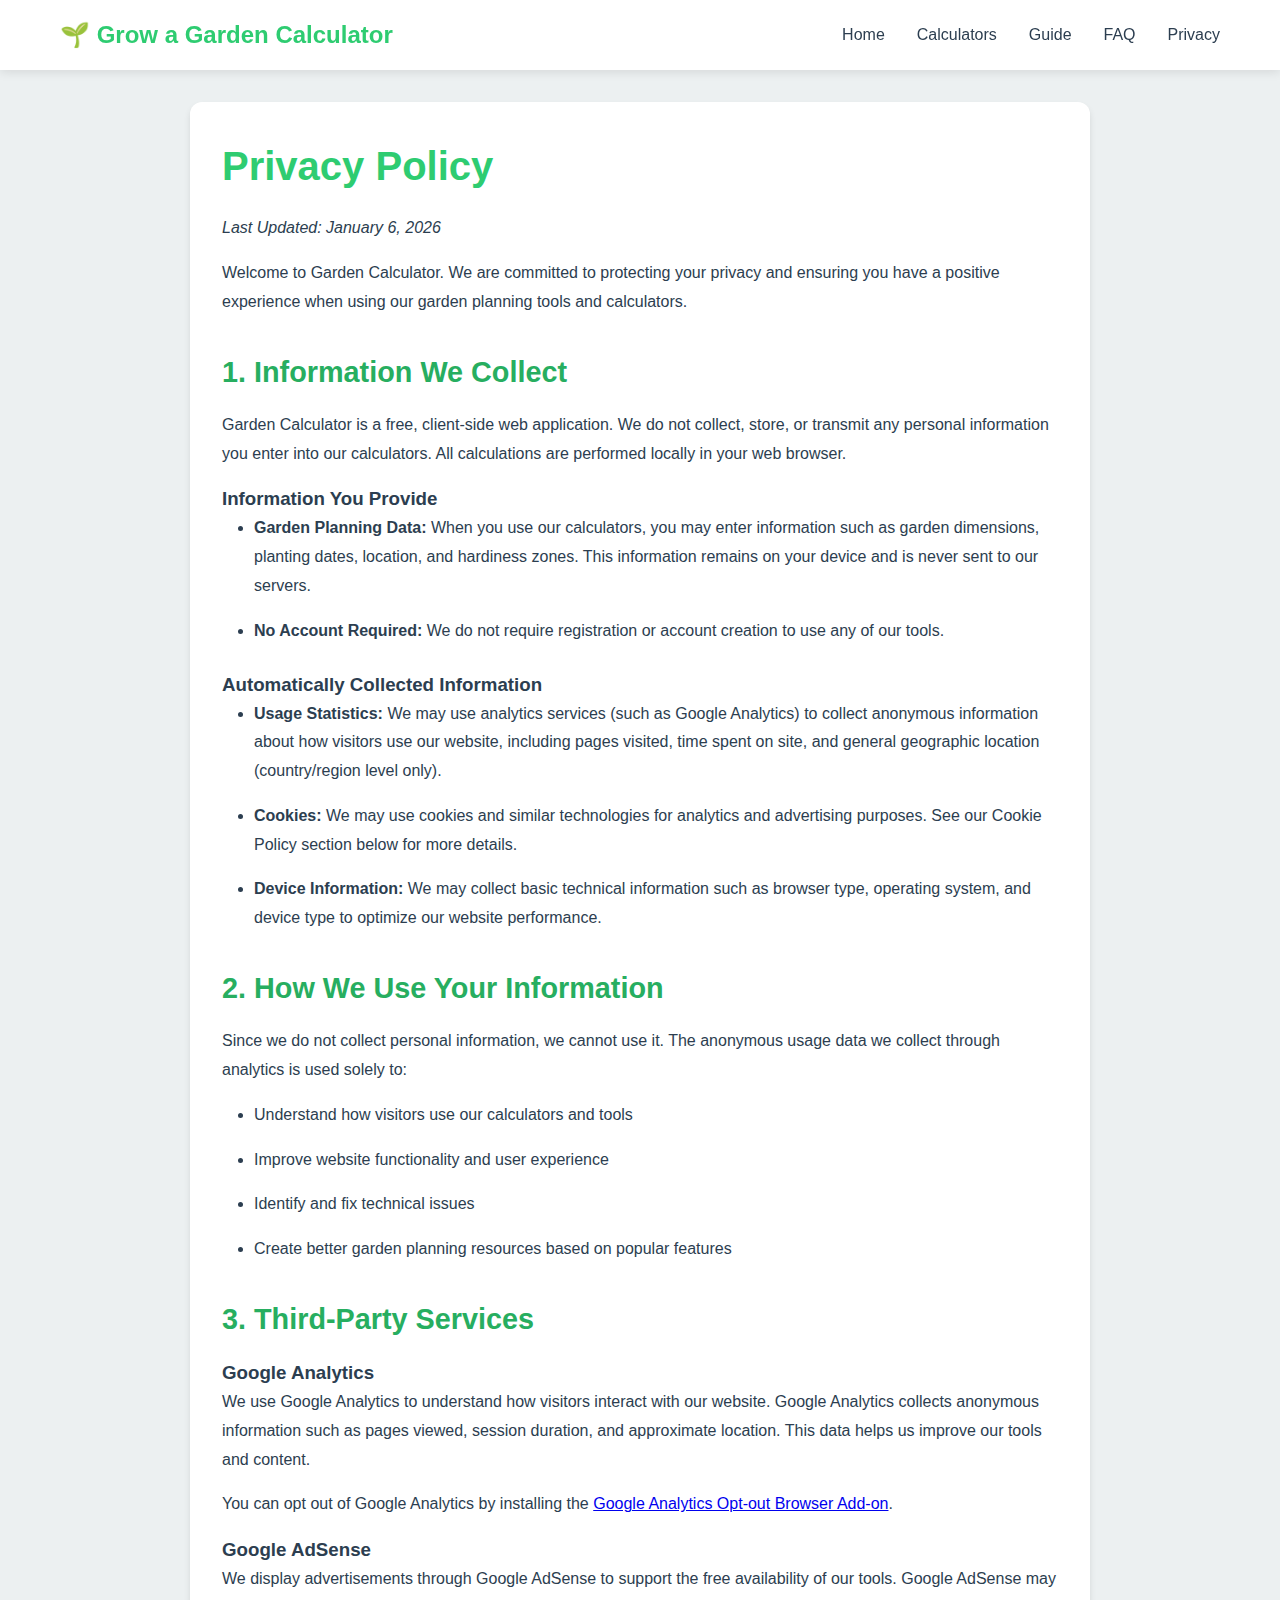
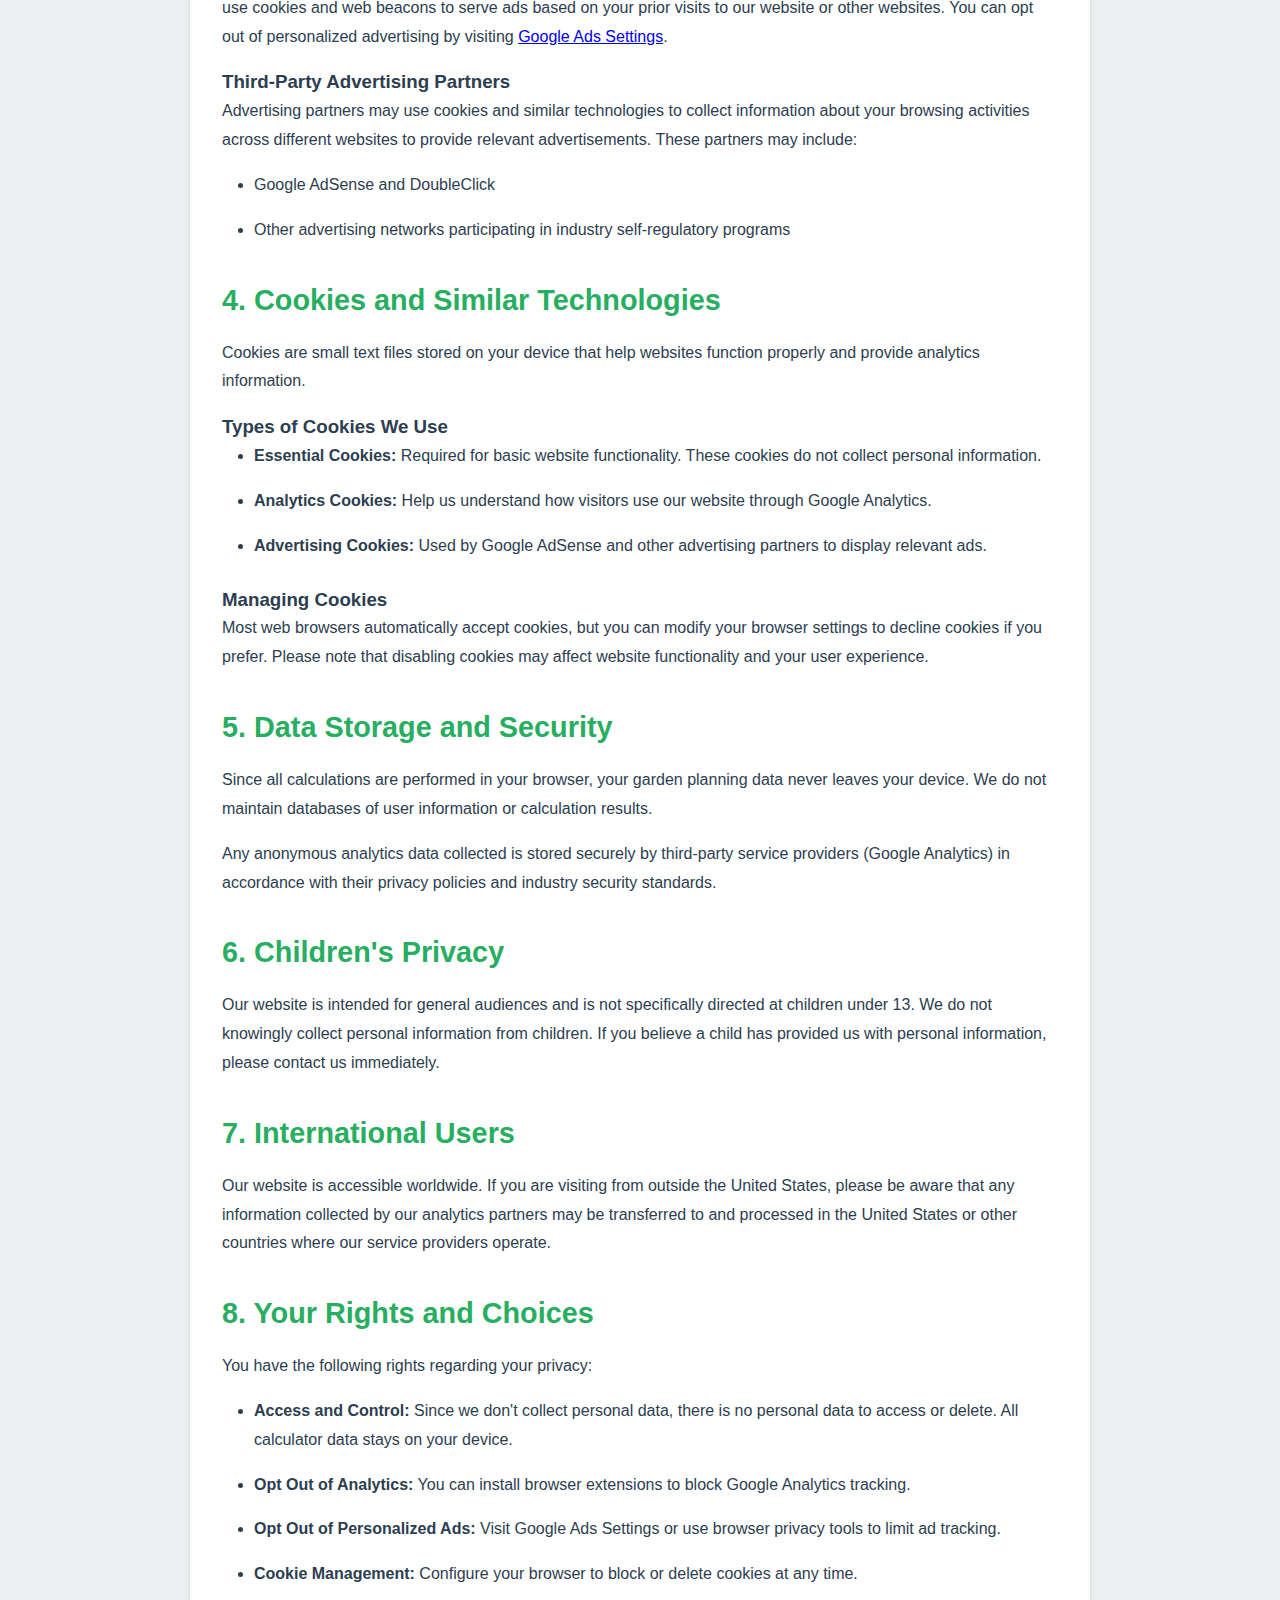
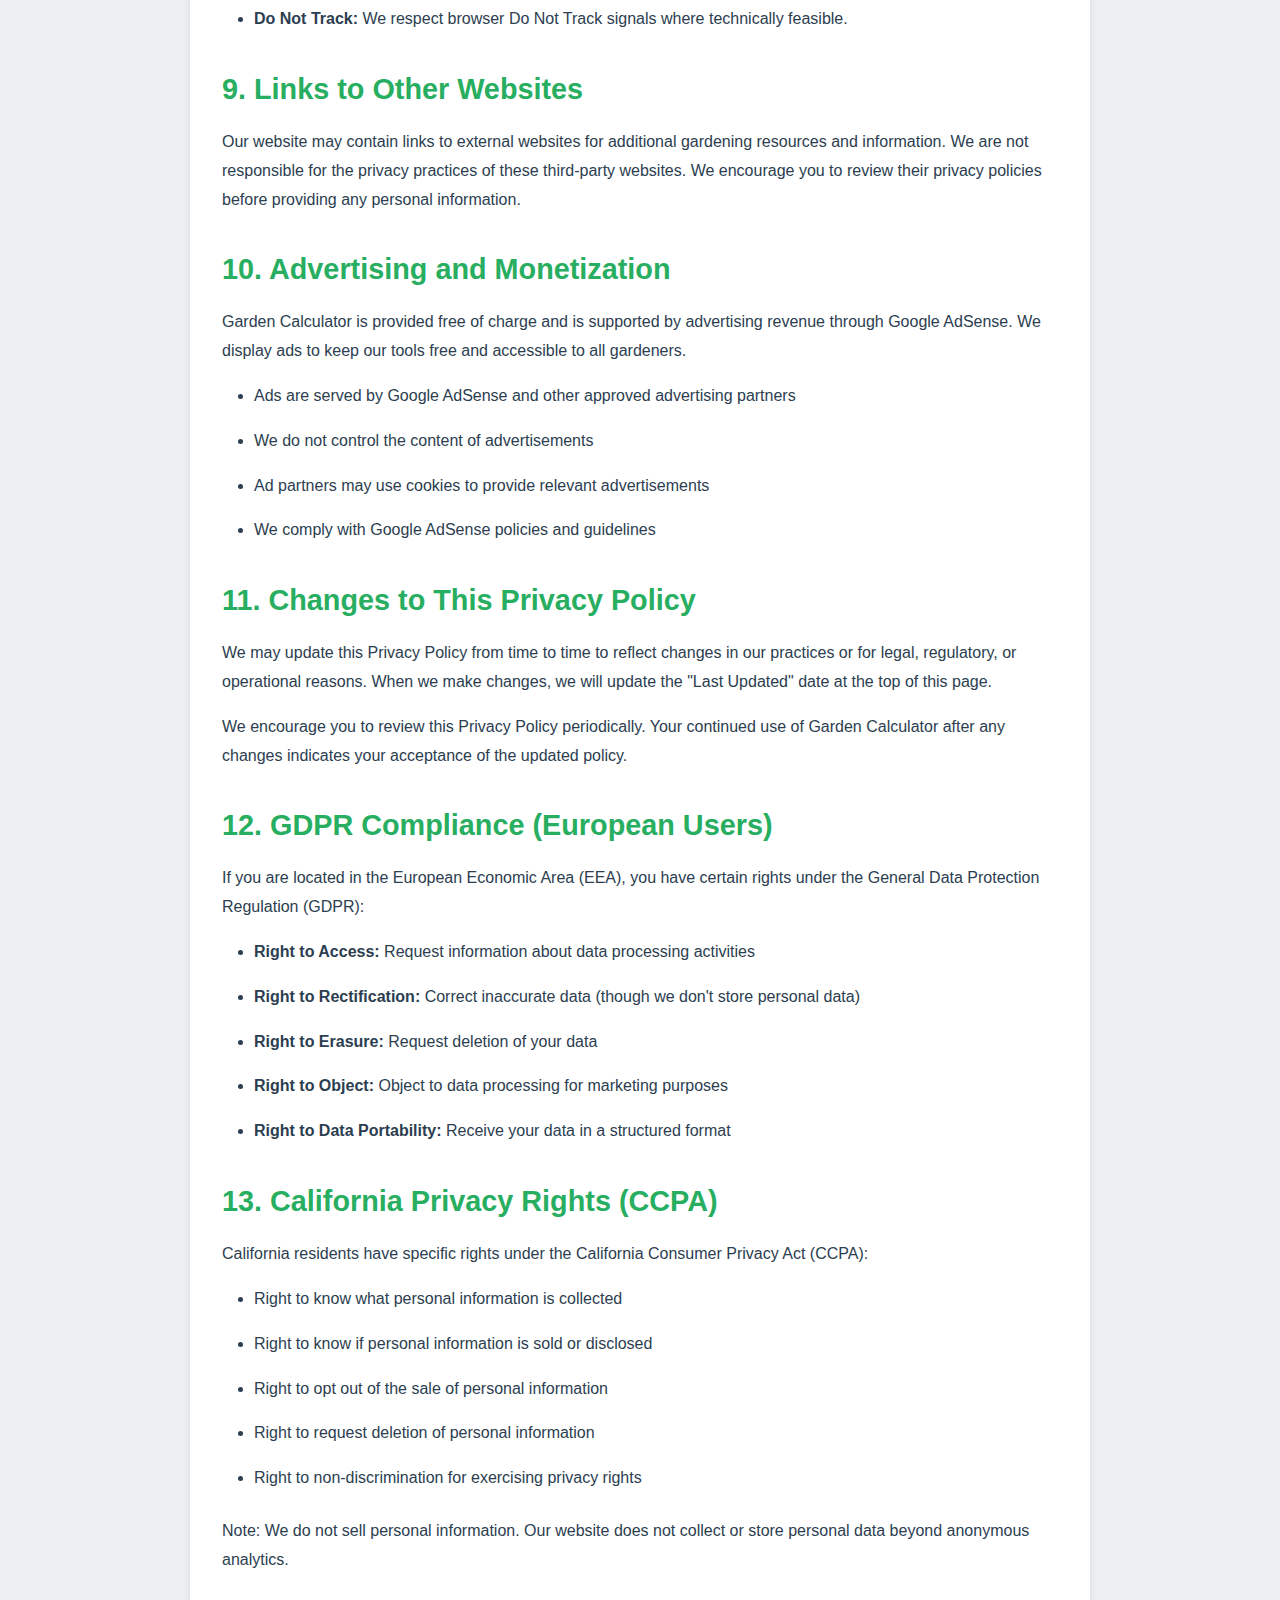
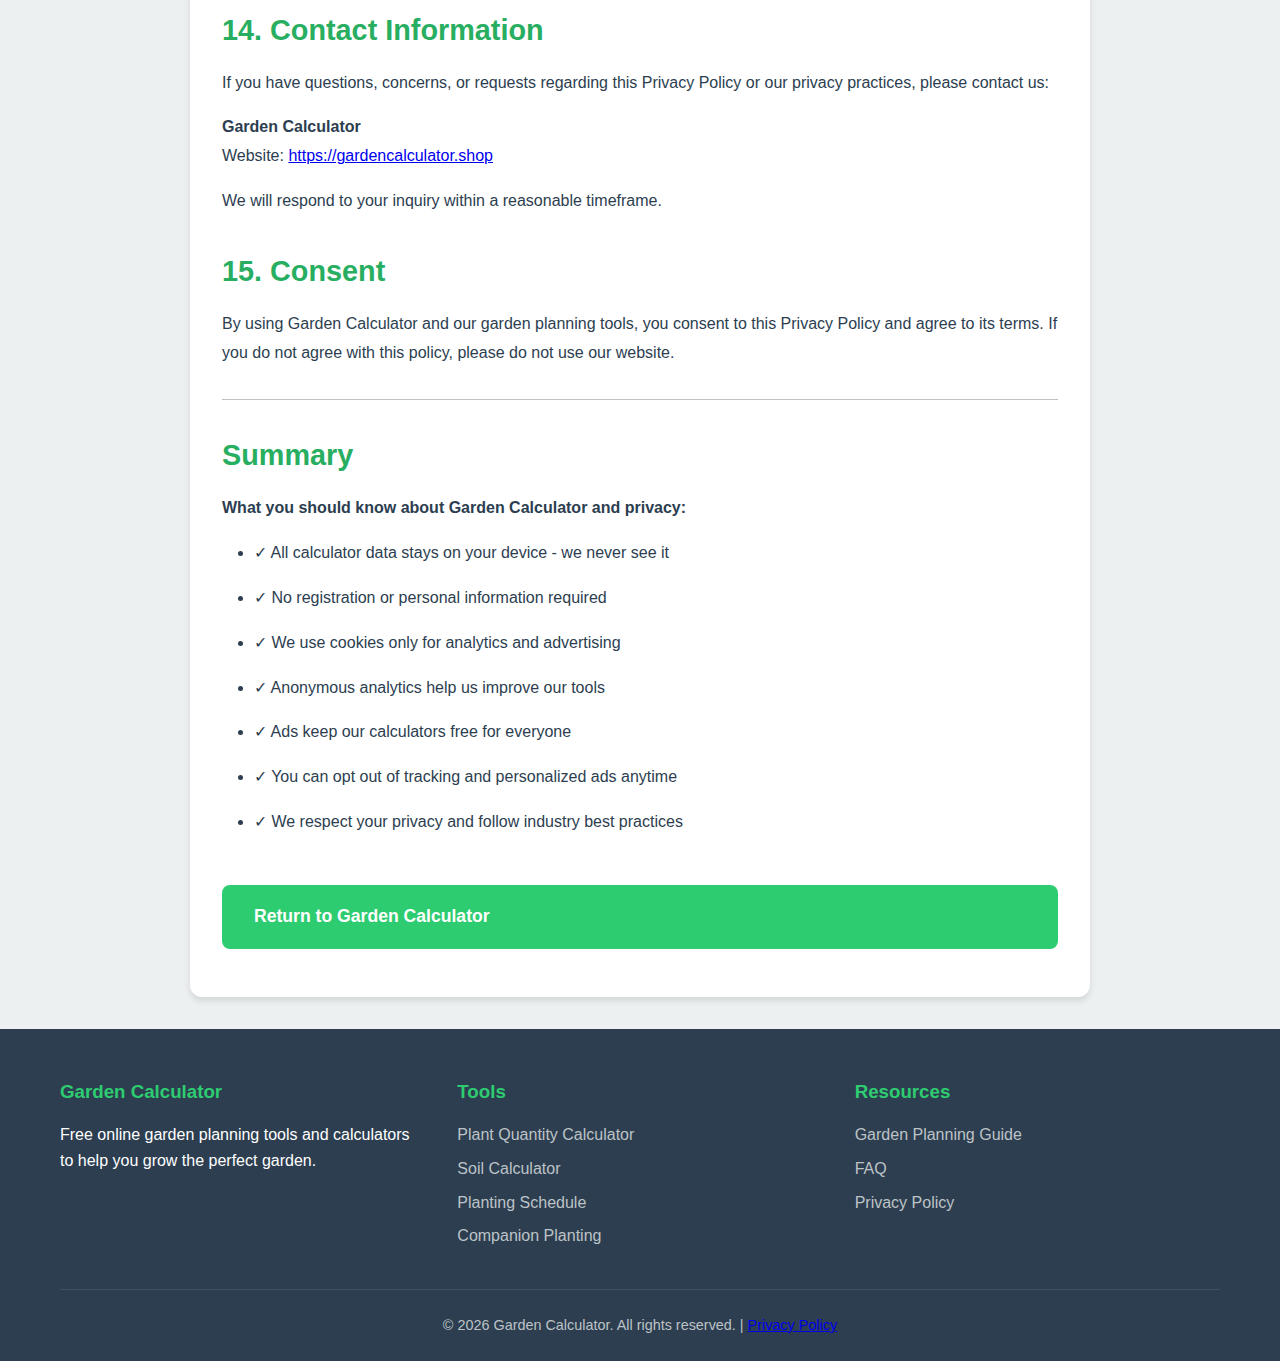
<file: privacy.html>
<!DOCTYPE html>
<html lang="en">
<head>
    <meta charset="UTF-8">
    <meta name="viewport" content="width=device-width, initial-scale=1.0">
    <meta name="description" content="Privacy Policy for Garden Calculator - Learn how we protect your privacy when using our free garden planning calculators and tools.">
    <meta name="robots" content="index, follow">
    <title>Privacy Policy - Garden Calculator</title>
    <link rel="canonical" href="https://gardencalculator.shop/privacy.html">
    <link rel="stylesheet" href="styles.css">
    <style>
        .privacy-content {
            max-width: 900px;
            margin: 2rem auto;
            padding: 2rem;
            background-color: white;
            border-radius: 12px;
            box-shadow: 0 4px 6px rgba(0,0,0,0.1);
        }
        
        .privacy-content h1 {
            color: #2ecc71;
            margin-bottom: 1rem;
            font-size: 2.5rem;
        }
        
        .privacy-content h2 {
            color: #27ae60;
            margin-top: 2rem;
            margin-bottom: 1rem;
            font-size: 1.8rem;
        }
        
        .privacy-content p,
        .privacy-content li {
            line-height: 1.8;
            margin-bottom: 1rem;
            color: #2c3e50;
        }
        
        .privacy-content ul {
            margin-left: 2rem;
            margin-bottom: 1.5rem;
        }
        
        .last-updated {
            color: #7f8c8d;
            font-style: italic;
            margin-bottom: 2rem;
        }
    </style>
</head>
<body>
    <header>
        <nav class="navbar">
            <div class="container">
                <h1 class="logo">🌱 Grow a Garden Calculator</h1>
                <ul class="nav-links">
                    <li><a href="index.html">Home</a></li>
                    <li><a href="index.html#calculators">Calculators</a></li>
                    <li><a href="index.html#guide">Guide</a></li>
                    <li><a href="index.html#faq">FAQ</a></li>
                    <li><a href="privacy.html">Privacy</a></li>
                </ul>
            </div>
        </nav>
    </header>

    <main>
        <div class="container">
            <div class="privacy-content">
                <h1>Privacy Policy</h1>
                <p class="last-updated">Last Updated: January 6, 2026</p>

                <p>Welcome to Garden Calculator. We are committed to protecting your privacy and ensuring you have a positive experience when using our garden planning tools and calculators.</p>

                <h2>1. Information We Collect</h2>
                <p>Garden Calculator is a free, client-side web application. We do not collect, store, or transmit any personal information you enter into our calculators. All calculations are performed locally in your web browser.</p>

                <h3>Information You Provide</h3>
                <ul>
                    <li><strong>Garden Planning Data:</strong> When you use our calculators, you may enter information such as garden dimensions, planting dates, location, and hardiness zones. This information remains on your device and is never sent to our servers.</li>
                    <li><strong>No Account Required:</strong> We do not require registration or account creation to use any of our tools.</li>
                </ul>

                <h3>Automatically Collected Information</h3>
                <ul>
                    <li><strong>Usage Statistics:</strong> We may use analytics services (such as Google Analytics) to collect anonymous information about how visitors use our website, including pages visited, time spent on site, and general geographic location (country/region level only).</li>
                    <li><strong>Cookies:</strong> We may use cookies and similar technologies for analytics and advertising purposes. See our Cookie Policy section below for more details.</li>
                    <li><strong>Device Information:</strong> We may collect basic technical information such as browser type, operating system, and device type to optimize our website performance.</li>
                </ul>

                <h2>2. How We Use Your Information</h2>
                <p>Since we do not collect personal information, we cannot use it. The anonymous usage data we collect through analytics is used solely to:</p>
                <ul>
                    <li>Understand how visitors use our calculators and tools</li>
                    <li>Improve website functionality and user experience</li>
                    <li>Identify and fix technical issues</li>
                    <li>Create better garden planning resources based on popular features</li>
                </ul>

                <h2>3. Third-Party Services</h2>
                
                <h3>Google Analytics</h3>
                <p>We use Google Analytics to understand how visitors interact with our website. Google Analytics collects anonymous information such as pages viewed, session duration, and approximate location. This data helps us improve our tools and content.</p>
                <p>You can opt out of Google Analytics by installing the <a href="https://tools.google.com/dlpage/gaoptout" target="_blank" rel="noopener">Google Analytics Opt-out Browser Add-on</a>.</p>

                <h3>Google AdSense</h3>
                <p>We display advertisements through Google AdSense to support the free availability of our tools. Google AdSense may use cookies and web beacons to serve ads based on your prior visits to our website or other websites. You can opt out of personalized advertising by visiting <a href="https://www.google.com/settings/ads" target="_blank" rel="noopener">Google Ads Settings</a>.</p>

                <h3>Third-Party Advertising Partners</h3>
                <p>Advertising partners may use cookies and similar technologies to collect information about your browsing activities across different websites to provide relevant advertisements. These partners may include:</p>
                <ul>
                    <li>Google AdSense and DoubleClick</li>
                    <li>Other advertising networks participating in industry self-regulatory programs</li>
                </ul>

                <h2>4. Cookies and Similar Technologies</h2>
                <p>Cookies are small text files stored on your device that help websites function properly and provide analytics information.</p>

                <h3>Types of Cookies We Use</h3>
                <ul>
                    <li><strong>Essential Cookies:</strong> Required for basic website functionality. These cookies do not collect personal information.</li>
                    <li><strong>Analytics Cookies:</strong> Help us understand how visitors use our website through Google Analytics.</li>
                    <li><strong>Advertising Cookies:</strong> Used by Google AdSense and other advertising partners to display relevant ads.</li>
                </ul>

                <h3>Managing Cookies</h3>
                <p>Most web browsers automatically accept cookies, but you can modify your browser settings to decline cookies if you prefer. Please note that disabling cookies may affect website functionality and your user experience.</p>

                <h2>5. Data Storage and Security</h2>
                <p>Since all calculations are performed in your browser, your garden planning data never leaves your device. We do not maintain databases of user information or calculation results.</p>

                <p>Any anonymous analytics data collected is stored securely by third-party service providers (Google Analytics) in accordance with their privacy policies and industry security standards.</p>

                <h2>6. Children's Privacy</h2>
                <p>Our website is intended for general audiences and is not specifically directed at children under 13. We do not knowingly collect personal information from children. If you believe a child has provided us with personal information, please contact us immediately.</p>

                <h2>7. International Users</h2>
                <p>Our website is accessible worldwide. If you are visiting from outside the United States, please be aware that any information collected by our analytics partners may be transferred to and processed in the United States or other countries where our service providers operate.</p>

                <h2>8. Your Rights and Choices</h2>
                <p>You have the following rights regarding your privacy:</p>
                <ul>
                    <li><strong>Access and Control:</strong> Since we don't collect personal data, there is no personal data to access or delete. All calculator data stays on your device.</li>
                    <li><strong>Opt Out of Analytics:</strong> You can install browser extensions to block Google Analytics tracking.</li>
                    <li><strong>Opt Out of Personalized Ads:</strong> Visit Google Ads Settings or use browser privacy tools to limit ad tracking.</li>
                    <li><strong>Cookie Management:</strong> Configure your browser to block or delete cookies at any time.</li>
                    <li><strong>Do Not Track:</strong> We respect browser Do Not Track signals where technically feasible.</li>
                </ul>

                <h2>9. Links to Other Websites</h2>
                <p>Our website may contain links to external websites for additional gardening resources and information. We are not responsible for the privacy practices of these third-party websites. We encourage you to review their privacy policies before providing any personal information.</p>

                <h2>10. Advertising and Monetization</h2>
                <p>Garden Calculator is provided free of charge and is supported by advertising revenue through Google AdSense. We display ads to keep our tools free and accessible to all gardeners.</p>

                <ul>
                    <li>Ads are served by Google AdSense and other approved advertising partners</li>
                    <li>We do not control the content of advertisements</li>
                    <li>Ad partners may use cookies to provide relevant advertisements</li>
                    <li>We comply with Google AdSense policies and guidelines</li>
                </ul>

                <h2>11. Changes to This Privacy Policy</h2>
                <p>We may update this Privacy Policy from time to time to reflect changes in our practices or for legal, regulatory, or operational reasons. When we make changes, we will update the "Last Updated" date at the top of this page.</p>

                <p>We encourage you to review this Privacy Policy periodically. Your continued use of Garden Calculator after any changes indicates your acceptance of the updated policy.</p>

                <h2>12. GDPR Compliance (European Users)</h2>
                <p>If you are located in the European Economic Area (EEA), you have certain rights under the General Data Protection Regulation (GDPR):</p>
                <ul>
                    <li><strong>Right to Access:</strong> Request information about data processing activities</li>
                    <li><strong>Right to Rectification:</strong> Correct inaccurate data (though we don't store personal data)</li>
                    <li><strong>Right to Erasure:</strong> Request deletion of your data</li>
                    <li><strong>Right to Object:</strong> Object to data processing for marketing purposes</li>
                    <li><strong>Right to Data Portability:</strong> Receive your data in a structured format</li>
                </ul>

                <h2>13. California Privacy Rights (CCPA)</h2>
                <p>California residents have specific rights under the California Consumer Privacy Act (CCPA):</p>
                <ul>
                    <li>Right to know what personal information is collected</li>
                    <li>Right to know if personal information is sold or disclosed</li>
                    <li>Right to opt out of the sale of personal information</li>
                    <li>Right to request deletion of personal information</li>
                    <li>Right to non-discrimination for exercising privacy rights</li>
                </ul>
                <p>Note: We do not sell personal information. Our website does not collect or store personal data beyond anonymous analytics.</p>

                <h2>14. Contact Information</h2>
                <p>If you have questions, concerns, or requests regarding this Privacy Policy or our privacy practices, please contact us:</p>
                
                <p><strong>Garden Calculator</strong><br>
                Website: <a href="https://gardencalculator.shop">https://gardencalculator.shop</a></p>

                <p>We will respond to your inquiry within a reasonable timeframe.</p>

                <h2>15. Consent</h2>
                <p>By using Garden Calculator and our garden planning tools, you consent to this Privacy Policy and agree to its terms. If you do not agree with this policy, please do not use our website.</p>

                <hr style="margin: 2rem 0; border: none; border-top: 1px solid #bdc3c7;">

                <h2>Summary</h2>
                <p><strong>What you should know about Garden Calculator and privacy:</strong></p>
                <ul>
                    <li>✓ All calculator data stays on your device - we never see it</li>
                    <li>✓ No registration or personal information required</li>
                    <li>✓ We use cookies only for analytics and advertising</li>
                    <li>✓ Anonymous analytics help us improve our tools</li>
                    <li>✓ Ads keep our calculators free for everyone</li>
                    <li>✓ You can opt out of tracking and personalized ads anytime</li>
                    <li>✓ We respect your privacy and follow industry best practices</li>
                </ul>

                <p style="margin-top: 2rem;"><a href="index.html" class="btn-primary" style="display: inline-block; text-decoration: none;">Return to Garden Calculator</a></p>
            </div>
        </div>
    </main>

    <footer>
        <div class="container">
            <div class="footer-content">
                <div class="footer-section">
                    <h3>Garden Calculator</h3>
                    <p>Free online garden planning tools and calculators to help you grow the perfect garden.</p>
                </div>
                <div class="footer-section">
                    <h3>Tools</h3>
                    <ul>
                        <li><a href="index.html#calculators">Plant Quantity Calculator</a></li>
                        <li><a href="index.html#calculators">Soil Calculator</a></li>
                        <li><a href="index.html#calculators">Planting Schedule</a></li>
                        <li><a href="index.html#calculators">Companion Planting</a></li>
                    </ul>
                </div>
                <div class="footer-section">
                    <h3>Resources</h3>
                    <ul>
                        <li><a href="index.html#guide">Garden Planning Guide</a></li>
                        <li><a href="index.html#faq">FAQ</a></li>
                        <li><a href="privacy.html">Privacy Policy</a></li>
                    </ul>
                </div>
            </div>
            <div class="footer-bottom">
                <p>&copy; 2026 Garden Calculator. All rights reserved. | <a href="privacy.html">Privacy Policy</a></p>
            </div>
        </div>
    </footer>
</body>
</html>
</file>
<file: styles.css>
/* Reset and Base Styles */
* {
    margin: 0;
    padding: 0;
    box-sizing: border-box;
}

:root {
    --primary-color: #2ecc71;
    --secondary-color: #27ae60;
    --accent-color: #f39c12;
    --text-dark: #2c3e50;
    --text-light: #7f8c8d;
    --bg-light: #ecf0f1;
    --bg-white: #ffffff;
    --border-color: #bdc3c7;
    --success-color: #27ae60;
    --info-color: #3498db;
    --warning-color: #f39c12;
}

body {
    font-family: -apple-system, BlinkMacSystemFont, 'Segoe UI', Roboto, 'Helvetica Neue', Arial, sans-serif;
    line-height: 1.6;
    color: var(--text-dark);
    background-color: var(--bg-light);
}

.container {
    max-width: 1200px;
    margin: 0 auto;
    padding: 0 20px;
}

/* Header and Navigation */
header {
    background-color: var(--bg-white);
    box-shadow: 0 2px 10px rgba(0,0,0,0.1);
    position: sticky;
    top: 0;
    z-index: 1000;
}

.navbar {
    padding: 1rem 0;
}

.navbar .container {
    display: flex;
    justify-content: space-between;
    align-items: center;
    flex-wrap: wrap;
}

.logo {
    font-size: 1.5rem;
    color: var(--primary-color);
    font-weight: 700;
}

.nav-links {
    display: flex;
    list-style: none;
    gap: 2rem;
    flex-wrap: wrap;
}

.nav-links a {
    text-decoration: none;
    color: var(--text-dark);
    font-weight: 500;
    transition: color 0.3s;
}

.nav-links a:hover {
    color: var(--primary-color);
}

/* Hero Section */
.hero {
    background: linear-gradient(135deg, var(--primary-color), var(--secondary-color));
    color: white;
    padding: 4rem 0;
    text-align: center;
}

.hero h1 {
    font-size: 2.5rem;
    margin-bottom: 1rem;
    line-height: 1.2;
}

.hero-subtitle {
    font-size: 1.2rem;
    margin-bottom: 2rem;
    opacity: 0.95;
    max-width: 800px;
    margin-left: auto;
    margin-right: auto;
}

.hero-features {
    display: flex;
    flex-wrap: wrap;
    justify-content: center;
    gap: 1rem;
    margin-top: 2rem;
}

.feature-badge {
    background-color: rgba(255,255,255,0.2);
    padding: 0.75rem 1.5rem;
    border-radius: 25px;
    font-weight: 500;
    backdrop-filter: blur(10px);
}

/* Calculators Section */
.calculators-section {
    padding: 4rem 0;
}

.calculators-section h2 {
    text-align: center;
    font-size: 2.5rem;
    margin-bottom: 3rem;
    color: var(--text-dark);
}

.calculator-card {
    background-color: var(--bg-white);
    border-radius: 12px;
    padding: 2.5rem;
    margin-bottom: 2rem;
    box-shadow: 0 4px 6px rgba(0,0,0,0.1);
    transition: transform 0.3s, box-shadow 0.3s;
}

.calculator-card:hover {
    transform: translateY(-5px);
    box-shadow: 0 8px 15px rgba(0,0,0,0.15);
}

.calculator-card h3 {
    color: var(--primary-color);
    font-size: 1.8rem;
    margin-bottom: 1rem;
}

.calculator-card > p {
    color: var(--text-light);
    margin-bottom: 2rem;
    font-size: 1.1rem;
}

/* Form Styles */
.calculator-form {
    margin-top: 2rem;
}

.form-row {
    display: grid;
    grid-template-columns: repeat(auto-fit, minmax(250px, 1fr));
    gap: 1.5rem;
    margin-bottom: 1.5rem;
}

.form-group {
    display: flex;
    flex-direction: column;
}

.form-group label {
    font-weight: 600;
    margin-bottom: 0.5rem;
    color: var(--text-dark);
}

.form-group input,
.form-group select {
    padding: 0.75rem;
    border: 2px solid var(--border-color);
    border-radius: 8px;
    font-size: 1rem;
    transition: border-color 0.3s;
}

.form-group input:focus,
.form-group select:focus {
    outline: none;
    border-color: var(--primary-color);
}

.input-group {
    display: flex;
    gap: 0.5rem;
}

.input-group input {
    flex: 1;
}

.input-group select {
    min-width: 100px;
}

/* Buttons */
.btn-primary {
    background-color: var(--primary-color);
    color: white;
    border: none;
    padding: 1rem 2rem;
    font-size: 1.1rem;
    font-weight: 600;
    border-radius: 8px;
    cursor: pointer;
    transition: background-color 0.3s, transform 0.2s;
    margin-top: 1rem;
    width: 100%;
}

.btn-primary:hover {
    background-color: var(--secondary-color);
    transform: translateY(-2px);
}

.btn-primary:active {
    transform: translateY(0);
}

/* Result Box */
.result-box {
    margin-top: 2rem;
    padding: 2rem;
    background: linear-gradient(135deg, #f8f9fa, #e9ecef);
    border-left: 4px solid var(--primary-color);
    border-radius: 8px;
    animation: slideIn 0.3s ease-out;
}

@keyframes slideIn {
    from {
        opacity: 0;
        transform: translateY(20px);
    }
    to {
        opacity: 1;
        transform: translateY(0);
    }
}

.result-box h4 {
    color: var(--primary-color);
    margin-bottom: 1rem;
    font-size: 1.4rem;
}

.result-content {
    font-size: 1.1rem;
    line-height: 1.8;
}

.result-content strong {
    color: var(--text-dark);
}

.result-highlight {
    background-color: var(--primary-color);
    color: white;
    padding: 0.25rem 0.5rem;
    border-radius: 4px;
    font-weight: 600;
}

.companion-section {
    margin: 1.5rem 0;
    padding: 1.5rem;
    background-color: white;
    border-radius: 8px;
}

.companion-section h5 {
    color: var(--success-color);
    margin-bottom: 1rem;
    font-size: 1.2rem;
}

.companion-section.avoid h5 {
    color: var(--warning-color);
}

.plant-list {
    display: flex;
    flex-wrap: wrap;
    gap: 0.75rem;
    margin-top: 0.5rem;
}

.plant-tag {
    background-color: var(--bg-light);
    padding: 0.5rem 1rem;
    border-radius: 20px;
    font-weight: 500;
}

.plant-tag.good {
    background-color: rgba(46, 204, 113, 0.1);
    border: 1px solid var(--success-color);
    color: var(--success-color);
}

.plant-tag.bad {
    background-color: rgba(243, 156, 18, 0.1);
    border: 1px solid var(--warning-color);
    color: var(--warning-color);
}

/* Guide Section */
.guide-section {
    padding: 4rem 0;
    background-color: var(--bg-white);
}

.guide-section h2 {
    text-align: center;
    font-size: 2.5rem;
    margin-bottom: 3rem;
    color: var(--text-dark);
}

.guide-content {
    max-width: 900px;
    margin: 0 auto;
}

.guide-article {
    margin-bottom: 3rem;
    padding: 2rem;
    background-color: var(--bg-light);
    border-radius: 12px;
}

.guide-article h3 {
    color: var(--primary-color);
    font-size: 1.8rem;
    margin-bottom: 1rem;
}

.guide-article h4 {
    color: var(--secondary-color);
    font-size: 1.4rem;
    margin-top: 1.5rem;
    margin-bottom: 0.75rem;
}

.guide-article p {
    margin-bottom: 1rem;
    line-height: 1.8;
}

.guide-article ul,
.guide-article ol {
    margin-left: 2rem;
    margin-bottom: 1rem;
}

.guide-article li {
    margin-bottom: 0.75rem;
    line-height: 1.8;
}

.spacing-table {
    overflow-x: auto;
    margin: 1.5rem 0;
}

.spacing-table table {
    width: 100%;
    border-collapse: collapse;
    background-color: white;
    border-radius: 8px;
    overflow: hidden;
}

.spacing-table th,
.spacing-table td {
    padding: 1rem;
    text-align: left;
    border-bottom: 1px solid var(--border-color);
}

.spacing-table th {
    background-color: var(--primary-color);
    color: white;
    font-weight: 600;
}

.spacing-table tr:hover {
    background-color: var(--bg-light);
}

/* FAQ Section */
.faq-section {
    padding: 4rem 0;
    background-color: var(--bg-light);
}

.faq-section h2 {
    text-align: center;
    font-size: 2.5rem;
    margin-bottom: 3rem;
    color: var(--text-dark);
}

.faq-list {
    max-width: 900px;
    margin: 0 auto;
}

.faq-item {
    background-color: var(--bg-white);
    padding: 2rem;
    margin-bottom: 1.5rem;
    border-radius: 12px;
    box-shadow: 0 2px 4px rgba(0,0,0,0.1);
    transition: transform 0.3s;
}

.faq-item:hover {
    transform: translateX(5px);
}

.faq-item h3 {
    color: var(--primary-color);
    font-size: 1.3rem;
    margin-bottom: 1rem;
}

.faq-item p {
    color: var(--text-dark);
    line-height: 1.8;
}

/* About Section */
.about-section {
    padding: 4rem 0;
    background-color: var(--bg-white);
}

.about-section h2 {
    text-align: center;
    font-size: 2.5rem;
    margin-bottom: 2rem;
    color: var(--text-dark);
}

.about-section h3 {
    color: var(--primary-color);
    font-size: 1.8rem;
    margin-top: 2rem;
    margin-bottom: 1rem;
}

.about-section p {
    margin-bottom: 1.5rem;
    line-height: 1.8;
    font-size: 1.1rem;
}

.about-section ul {
    margin-left: 2rem;
    margin-bottom: 1.5rem;
}

.about-section li {
    margin-bottom: 1rem;
    line-height: 1.8;
}

/* Footer */
footer {
    background-color: var(--text-dark);
    color: white;
    padding: 3rem 0 1rem;
}

.footer-content {
    display: grid;
    grid-template-columns: repeat(auto-fit, minmax(250px, 1fr));
    gap: 2rem;
    margin-bottom: 2rem;
}

.footer-section h3 {
    margin-bottom: 1rem;
    color: var(--primary-color);
}

.footer-section ul {
    list-style: none;
}

.footer-section ul li {
    margin-bottom: 0.5rem;
}

.footer-section a {
    color: #bdc3c7;
    text-decoration: none;
    transition: color 0.3s;
}

.footer-section a:hover {
    color: var(--primary-color);
}

.footer-bottom {
    border-top: 1px solid rgba(255,255,255,0.1);
    padding-top: 1.5rem;
    text-align: center;
    color: #bdc3c7;
    font-size: 0.9rem;
}

.footer-bottom p {
    margin-bottom: 0.5rem;
}

/* Responsive Design */
@media (max-width: 768px) {
    .hero h1 {
        font-size: 1.8rem;
    }
    
    .hero-subtitle {
        font-size: 1rem;
    }
    
    .nav-links {
        gap: 1rem;
        margin-top: 1rem;
    }
    
    .navbar .container {
        flex-direction: column;
        text-align: center;
    }
    
    .calculator-card {
        padding: 1.5rem;
    }
    
    .form-row {
        grid-template-columns: 1fr;
    }
    
    .spacing-table {
        font-size: 0.9rem;
    }
    
    .spacing-table th,
    .spacing-table td {
        padding: 0.5rem;
    }
    
    .hero-features {
        flex-direction: column;
        align-items: center;
    }
    
    .feature-badge {
        width: 80%;
    }
}

@media (max-width: 480px) {
    .hero h1 {
        font-size: 1.5rem;
    }
    
    .calculators-section h2,
    .guide-section h2,
    .faq-section h2 {
        font-size: 1.8rem;
    }
    
    .calculator-card h3 {
        font-size: 1.4rem;
    }
}

/* Print Styles */
@media print {
    header,
    footer,
    .hero,
    .btn-primary {
        display: none;
    }
    
    .calculator-card {
        page-break-inside: avoid;
        box-shadow: none;
        border: 1px solid #ddd;
    }
}

/* Accessibility */
.btn-primary:focus,
input:focus,
select:focus {
    outline: 3px solid var(--primary-color);
    outline-offset: 2px;
}

/* Loading Animation */
.loading {
    display: inline-block;
    width: 20px;
    height: 20px;
    border: 3px solid rgba(255,255,255,.3);
    border-radius: 50%;
    border-top-color: white;
    animation: spin 1s ease-in-out infinite;
}

@keyframes spin {
    to { transform: rotate(360deg); }
}
</file>
